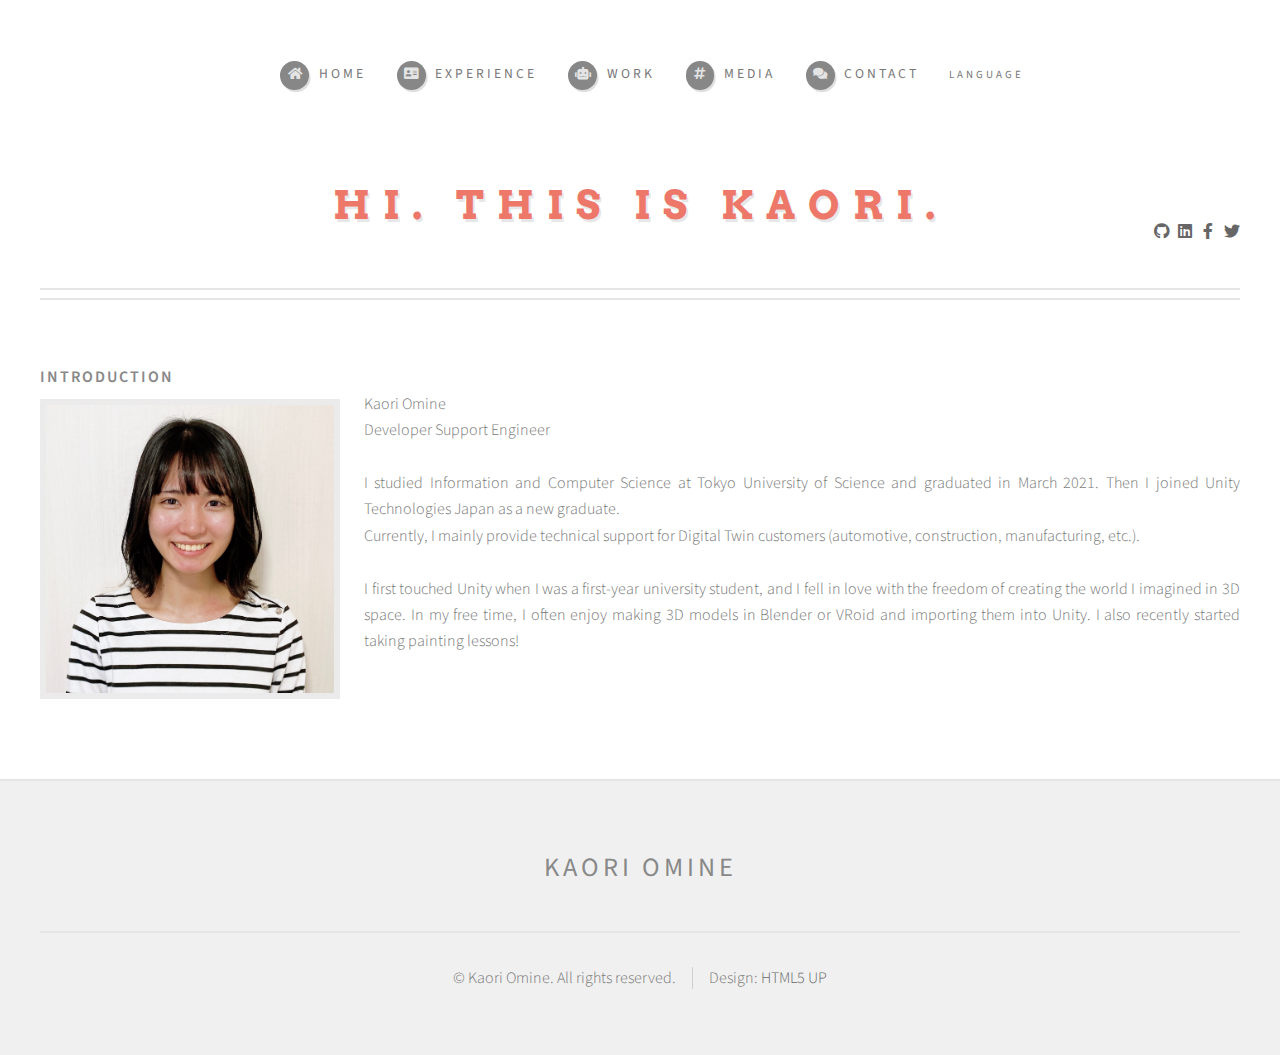
<file: EN/index.html>
<!DOCTYPE HTML>
<!--
	Strongly Typed by HTML5 UP
	html5up.net | @ajlkn
	Free for personal and commercial use under the CCA 3.0 license (html5up.net/license)
-->
<html xmlns:nav="http://www.w3.org/1999/html">
	<head>
		<title>Kaori Omine | Home</title>
		<meta charset="utf-8" />
		<meta name="viewport" content="width=device-width, initial-scale=1, user-scalable=no" />
		<link rel="stylesheet" href="../assets/css/main.css" />
	</head>
	<body class="homepage is-preload">
		<div id="page-wrapper">

			<!-- Header -->
				<section id="header">
					<div class="container">
						<!-- Logo -->
						<h1 id="logo"><a href="index.html">Hi. This is Kaori.</a></h1>
						<!-- Nav -->
						<nav id="nav">
							<ul>
								<li><a class="icon solid fa-home" href="index.html"><span>Home</span></a></li>
								<li><a class="icon solid fa-address-card" href="experience.html"><span>Experience</span></a></li>
								<li>
									<a href="#" class="icon solid fa-robot"><span>Work</span></a>
									<ul>
										<li><a href="unity.html">Unity</a></li>
										<li><a href="c.html">C/C++</a></li>
									</ul>
								</li>
								<li><a class="icon solid fa-hashtag" href="media.html"><span>Media</span></a></li>
								<li><a class="icon solid fa-comments" href="contact.html"><span>Contact</span></a></li>
								<li class="language-selection">
									<a href="#"><span>Language</span></a>
									<ul>
										<li><a class="language-selection" href="../index.html">日本語</a></li>
										<li><a class="language-selection" href="index.html">English</a></li>
									</ul>
								</li>
							</ul>
						</nav>
						<div>
							<ul class="icons">
								<li><a class="icon brands fa-github" href="https://github.com/OmineKaori"></a></li>
								<li><a class="icon brands fa-linkedin" href="https://www.linkedin.com/in/kaori-omine-675a681ab/"></a></li>
								<li><a class="icon brands fa-facebook-f" href="https://www.facebook.com/profile.php?id=100024566060067"></a></li>
								<li><a class="icon brands fa-twitter" href="https://twitter.com/mineminemineman"></a></li>
							</ul>
						</div>
					</div>
				</section>


				<!-- Main -->
				<section id="main">
					<div class="container">
						<div class="divided">
							<!-- Highlight -->
							<article class="box highlight">
								<header>
									<article class="box excerpt">
										<h3>Introduction</h3>
									</article>
								</header>
								<img class="image left" src="../images/kaori.jpg" style="width: 300px;">
								<p>
									Kaori Omine<br>
									Developer Support Engineer<br><br>
									I studied Information and Computer Science at Tokyo University of Science and graduated in March 2021.
									Then I joined Unity Technologies Japan as a new graduate.</br>
									Currently, I mainly provide technical support for Digital Twin customers (automotive, construction, manufacturing, etc.).</br><br>

									I first touched Unity when I was a first-year university student, and I fell in love with the freedom of creating the world I imagined in 3D space.
									In my free time, I often enjoy making 3D models in Blender or VRoid and importing them into Unity. I also recently started taking painting lessons!
								</p>
								<ul class="actions">
								</ul>
							</article>
						</div>
					</div>
				</section>

			<!-- Footer -->
				<section id="footer">
					<div class="container">
						<header>
							<h2>Kaori Omine</h2>
						</header>
					</div>
					<div id="copyright" class="container">
						<ul class="links">
							<li>&copy; Kaori Omine. All rights reserved.</li><li>Design: <a href="http://html5up.net">HTML5 UP</a></li>
						</ul>
					</div>
				</section>

		</div>

		<!-- Scripts -->
			<script src="../assets/js/jquery.min.js"></script>
			<script src="../assets/js/jquery.dropotron.min.js"></script>
			<script src="../assets/js/browser.min.js"></script>
			<script src="../assets/js/breakpoints.min.js"></script>
			<script src="../assets/js/util.js"></script>
			<script src="../assets/js/main.js"></script>

	</body>
</html>
</file>
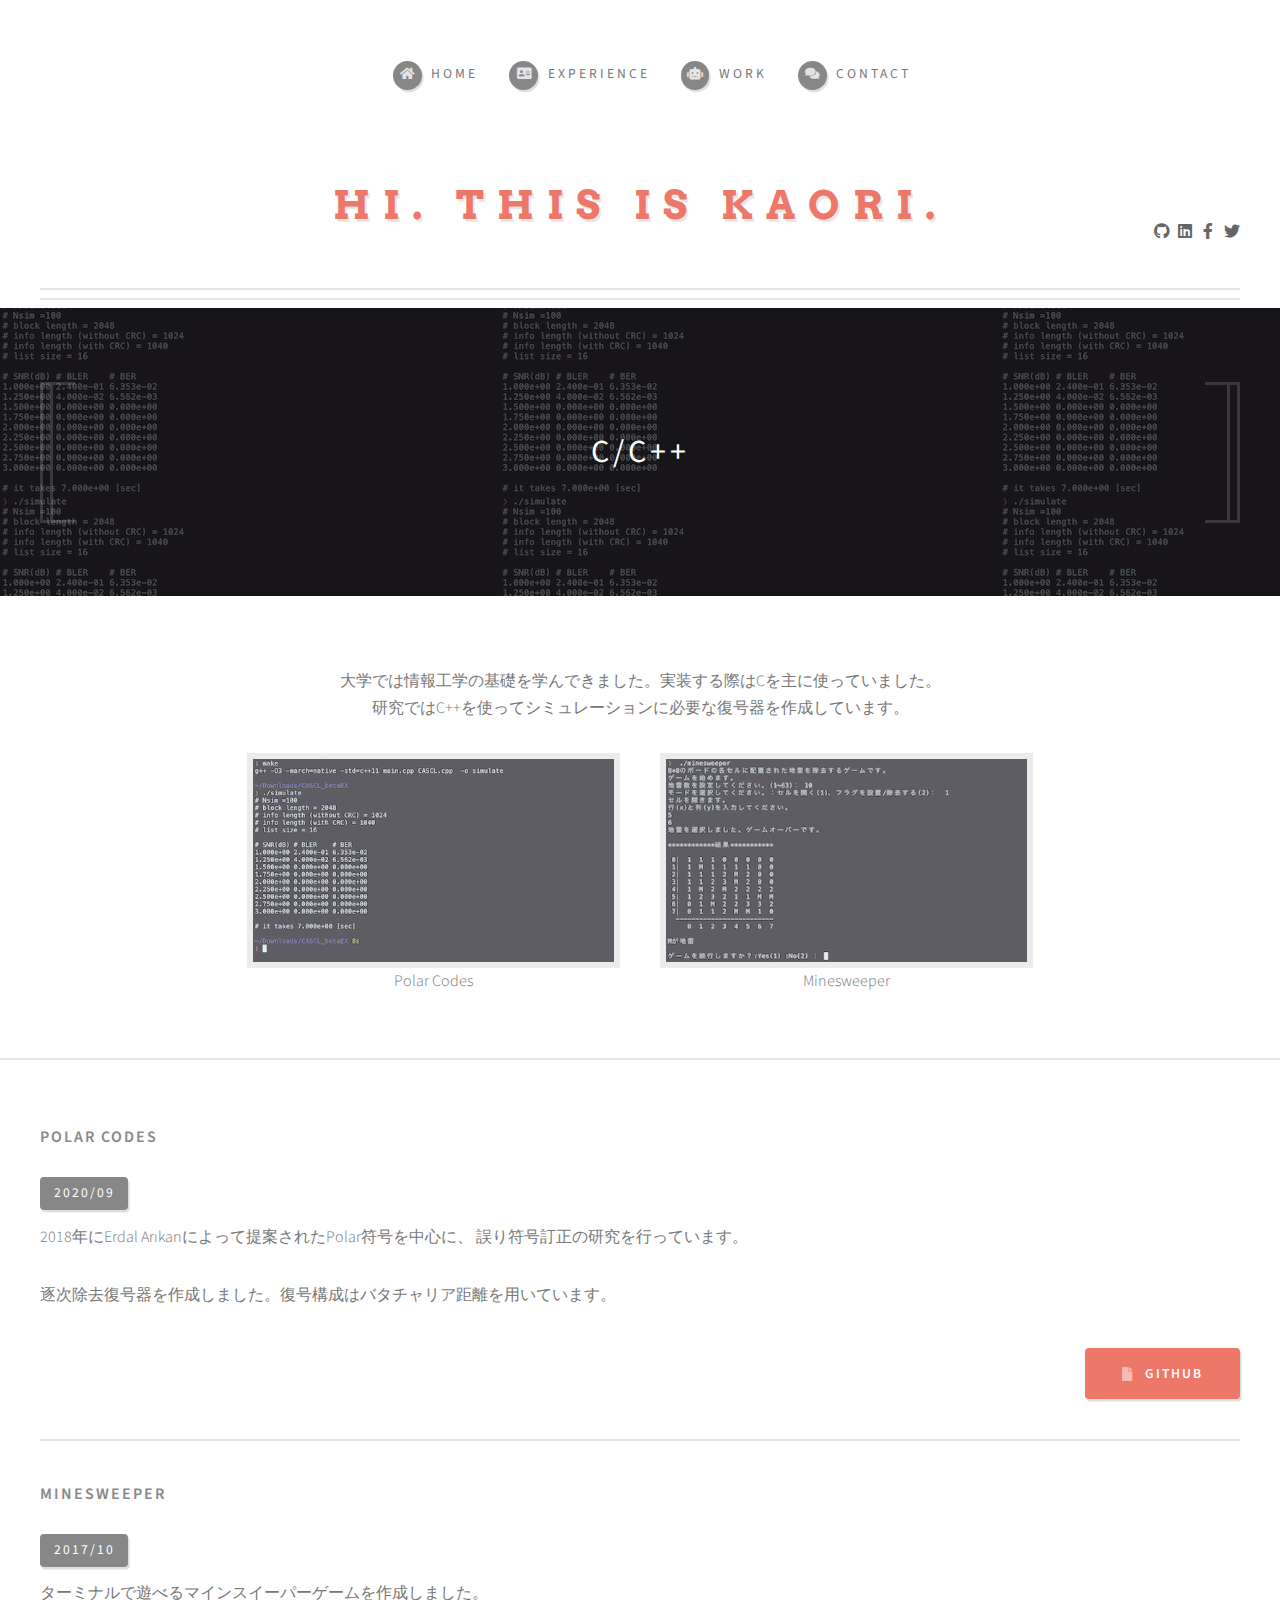
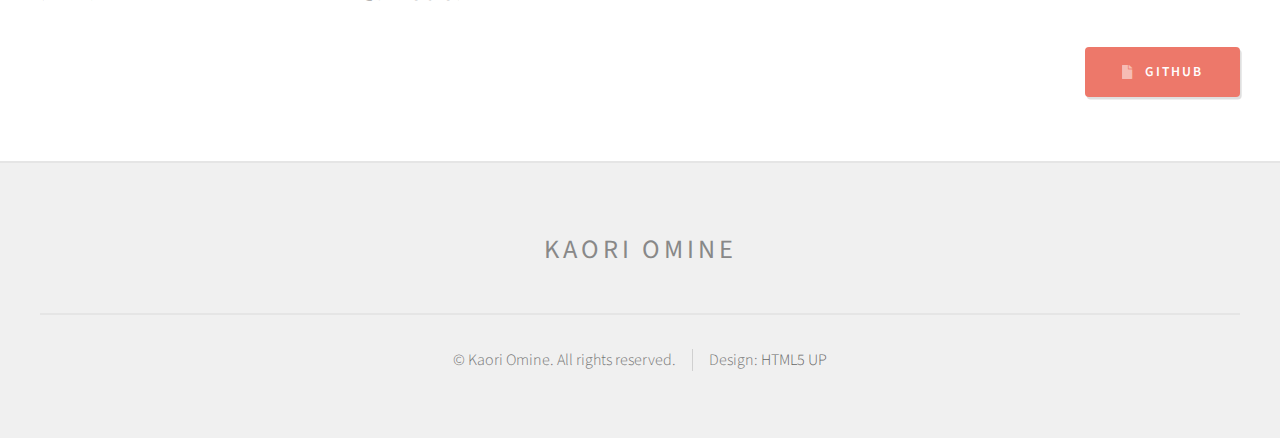
<file: c.html>
<!DOCTYPE HTML>
<!--
	Strongly Typed by HTML5 UP
	html5up.net | @ajlkn
	Free for personal and commercial use under the CCA 3.0 license (html5up.net/license)
-->
<html>
	<head>
		<title>Kaori Omine | Work | C/C++</title>
		<meta charset="utf-8" />
		<meta name="viewport" content="width=device-width, initial-scale=1, user-scalable=no" />
		<link rel="stylesheet" href="assets/css/main.css" />
	</head>
	<body class="no-sidebar is-preload">
		<div id="page-wrapper">

			<!-- Header -->
				<section id="header">
					<div class="container">

						<!-- Logo -->
						<h1 id="logo"><a href="index.html">Hi. This is Kaori.</a></h1>

						<!-- Nav -->
						<nav id="nav">
							<ul>
								<li><a class="icon solid fa-home" href="index.html"><span>Home</span></a></li>
								<li><a class="icon solid fa-address-card" href="experience.html"><span>Experience</span></a></li>
								<li>
									<a href="#" class="icon solid fa-robot"><span>Work</span></a>
									<ul>
										<li><a href="unity.html">Unity</a></li>
										<li><a href="c.html">C/C++</a></li>
									</ul>
								</li>
								<li><a class="icon solid fa-comments" href="contact.html"><span>Contact</span></a></li>
							</ul>
						</nav>

						<div>
							<ul class="icons">
								<li><a class="icon brands fa-github" href="https://github.com/OmineKaori"></a></li>
								<li><a class="icon brands fa-linkedin" href="https://www.linkedin.com/in/kaori-omine-675a681ab/"></a></li>
								<li><a class="icon brands fa-facebook-f" href="https://www.facebook.com/profile.php?id=100024566060067"></a></li>
								<li><a class="icon brands fa-twitter" href="https://twitter.com/mineminemineman"></a></li>
							</ul>
						</div>
					</div>
				</section>


			<!-- Banner -->
			<section id="banner" class="c">
				<div class="container">
					<p>C/C++</p>
				</div>
			</section>

			<!-- Features -->
			<section id="features">
				<div class="container">
					<header>
						<p>
              大学では情報工学の基礎を学んできました。実装する際はCを主に使っていました。<br>
							研究ではC++を使ってシミュレーションに必要な復号器を作成しています。
						</p>
					</header>

					<div class="row aln-center">
						<div class="col-4 col-6-medium col-12-small">

							<!-- Feature -->
							<section>
								<a href="#polar_codes" class="image featured"><img src="images/c1.png" alt="" /></a>
								<p>Polar Codes</p>
							</section>

						</div>
						<div class="col-4 col-6-medium col-12-small">

							<!-- Feature -->
							<section>
								<a href="#minesweeper" class="image featured"><img src="images/c2.png" alt="" /></a>
								<p>Minesweeper</p>
							</section>

						</div>
					</div>
				</div>
			</section>

			<!-- Main -->
			<section id="main">
				<div class="container">
						<div id="content">
							<!-- Post -->
							<article class="box post">
								<section>
									<ul class="divided">
										<li id="polar_codes">
											<!-- Highlight -->
											<article class="box highlight">
												<header>
													<article class="box excerpt">
														<h3>Polar Codes</h3>
                            <br>
														<span class="date">2020/09</span>
													</article>
												</header>
                        <a href=""></a>
												<p>2018年にErdal Arıkanによって提案されたPolar符号を中心に、 誤り符号訂正の研究を行っています。</p>
												<p>逐次除去復号器を作成しました。復号構成はバタチャリア距離を用いています。</p>
												<ul class="actions">
												</ul>
												<div style="text-align: right;">
													<a href="https://github.com/OmineKaori/polar_codes" class="button icon solid fa-file">Github</a>
												</div>
											</article>
										</li>

										<li id="minesweeper">
											<!-- Highlight -->
											<article class="box highlight">
												<header>
													<article class="box excerpt">
														<h3>Minesweeper</h3>
														<br>
														<span class="date">2017/10</span>
													</article>
												</header>
												<p>ターミナルで遊べるマインスイーパーゲームを作成しました。</p>
												<ul class="actions">
												</ul>
												<div style="text-align: right;">
													<a href="https://github.com/OmineKaori/minesweeper" class="button icon solid fa-file">Github</a>
												</div>
											</article>
										</li>
									</ul>
								</section>
							</article>
						</div>
					</div>
				</section>

			<!-- Footer -->
			<section id="footer">
				<div class="container">
					<header>
						<h2>Kaori Omine</h2>
					</header>
				</div>
				<div id="copyright" class="container">
					<ul class="links">
						<li>&copy; Kaori Omine. All rights reserved.</li><li>Design: <a href="http://html5up.net">HTML5 UP</a></li>
					</ul>
				</div>
			</section>

		</div>

		<!-- Scripts -->
			<script src="assets/js/jquery.min.js"></script>
			<script src="assets/js/jquery.dropotron.min.js"></script>
			<script src="assets/js/browser.min.js"></script>
			<script src="assets/js/breakpoints.min.js"></script>
			<script src="assets/js/util.js"></script>
			<script src="assets/js/main.js"></script>

	</body>
</html>
</file>
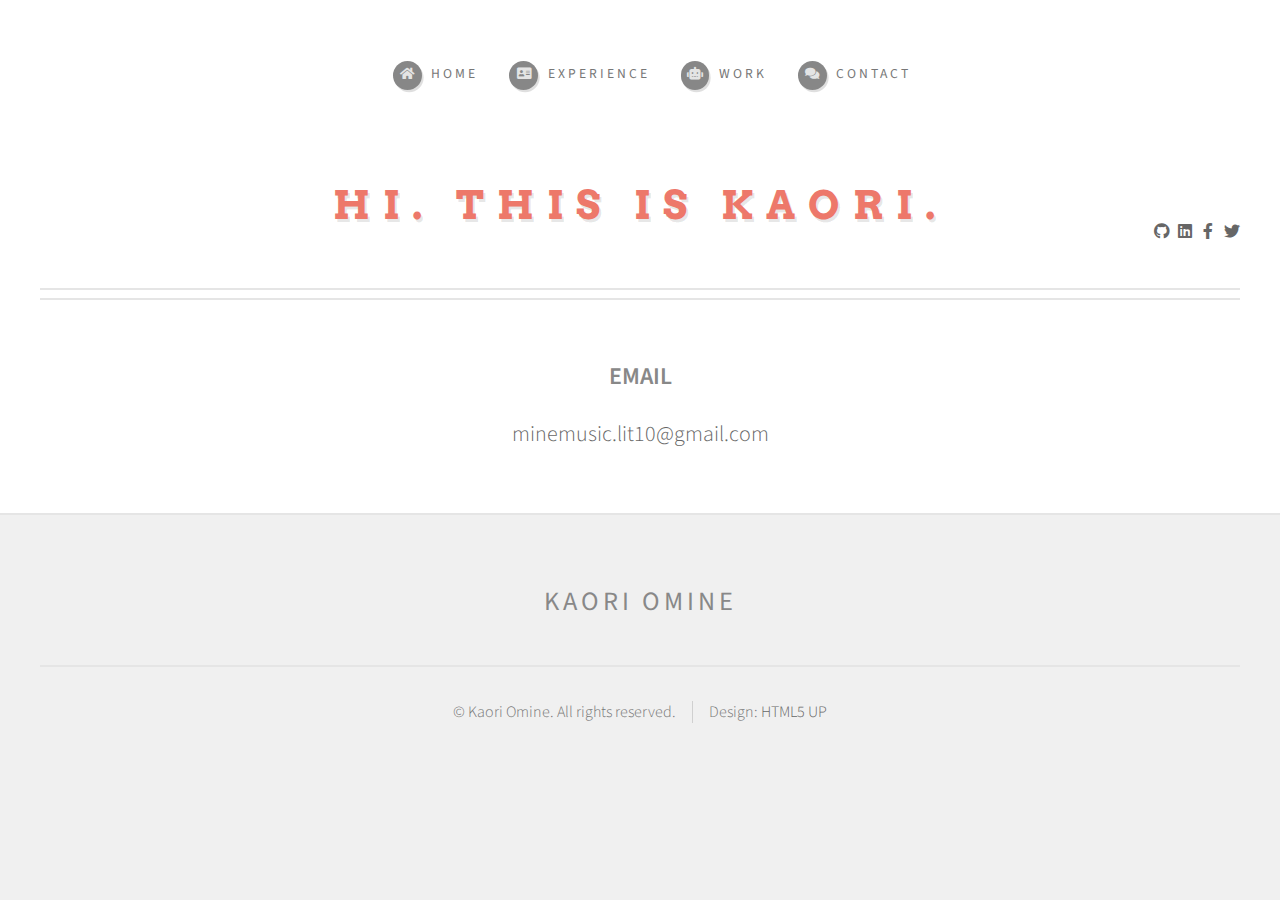
<file: contact.html>
<!DOCTYPE HTML>
<!--
	Strongly Typed by HTML5 UP
	html5up.net | @ajlkn
	Free for personal and commercial use under the CCA 3.0 license (html5up.net/license)
-->
<html>
	<head>
		<title>Kaori Omine | Contact</title>
		<meta charset="utf-8" />
		<meta name="viewport" content="width=device-width, initial-scale=1, user-scalable=no" />
		<link rel="stylesheet" href="assets/css/main.css" />
	</head>
	<body class="no-sidebar is-preload">
		<div id="page-wrapper">

			<!-- Header -->
				<section id="header">
					<div class="container">

						<!-- Logo -->
						<h1 id="logo"><a href="index.html">Hi. This is Kaori.</a></h1>

						<!-- Nav -->
						<nav id="nav">
							<ul>
								<li><a class="icon solid fa-home" href="index.html"><span>Home</span></a></li>
								<li><a class="icon solid fa-address-card" href="experience.html"><span>Experience</span></a></li>
								<li>
									<a href="#" class="icon solid fa-robot"><span>Work</span></a>
									<ul>
										<li><a href="unity.html">Unity</a></li>
										<li><a href="c.html">C/C++</a></li>
									</ul>
								</li>
								<li><a class="icon solid fa-comments" href="contact.html"><span>Contact</span></a></li>
							</ul>
						</nav>

						<div>
							<ul class="icons">
								<li><a class="icon brands fa-github" href="https://github.com/OmineKaori"></a></li>
								<li><a class="icon brands fa-linkedin" href="https://www.linkedin.com/in/kaori-omine-675a681ab/"></a></li>
								<li><a class="icon brands fa-facebook-f" href="https://www.facebook.com/profile.php?id=100024566060067"></a></li>
								<li><a class="icon brands fa-twitter" href="https://twitter.com/mineminemineman"></a></li>
							</ul>
						</div>
					</div>
				</section>

			<!-- Main -->
				<section id="main">
					<div class="container">
						<div id="content">

							<!-- Post -->
								<article class="box post" style="text-align: center">
                  <h1 style="font-size: 24px; margin: 0 0 1.25em 0;">Email</h1>
									<address>
										<a style="font-size: 22px;" href="mailto:minemusic.lit10@gmail.com">minemusic.lit10@gmail.com</a>
									</address>
								</article>

						</div>
					</div>
				</section>

			<!-- Footer -->
			<section id="footer">
				<div class="container">
					<header>
						<h2>Kaori Omine</h2>
					</header>
				</div>
				<div id="copyright" class="container">
					<ul class="links">
						<li>&copy; Kaori Omine. All rights reserved.</li><li>Design: <a href="http://html5up.net">HTML5 UP</a></li>
					</ul>
				</div>
			</section>

		</div>

		<!-- Scripts -->
			<script src="assets/js/jquery.min.js"></script>
			<script src="assets/js/jquery.dropotron.min.js"></script>
			<script src="assets/js/browser.min.js"></script>
			<script src="assets/js/breakpoints.min.js"></script>
			<script src="assets/js/util.js"></script>
			<script src="assets/js/main.js"></script>

	</body>
</html>
</file>
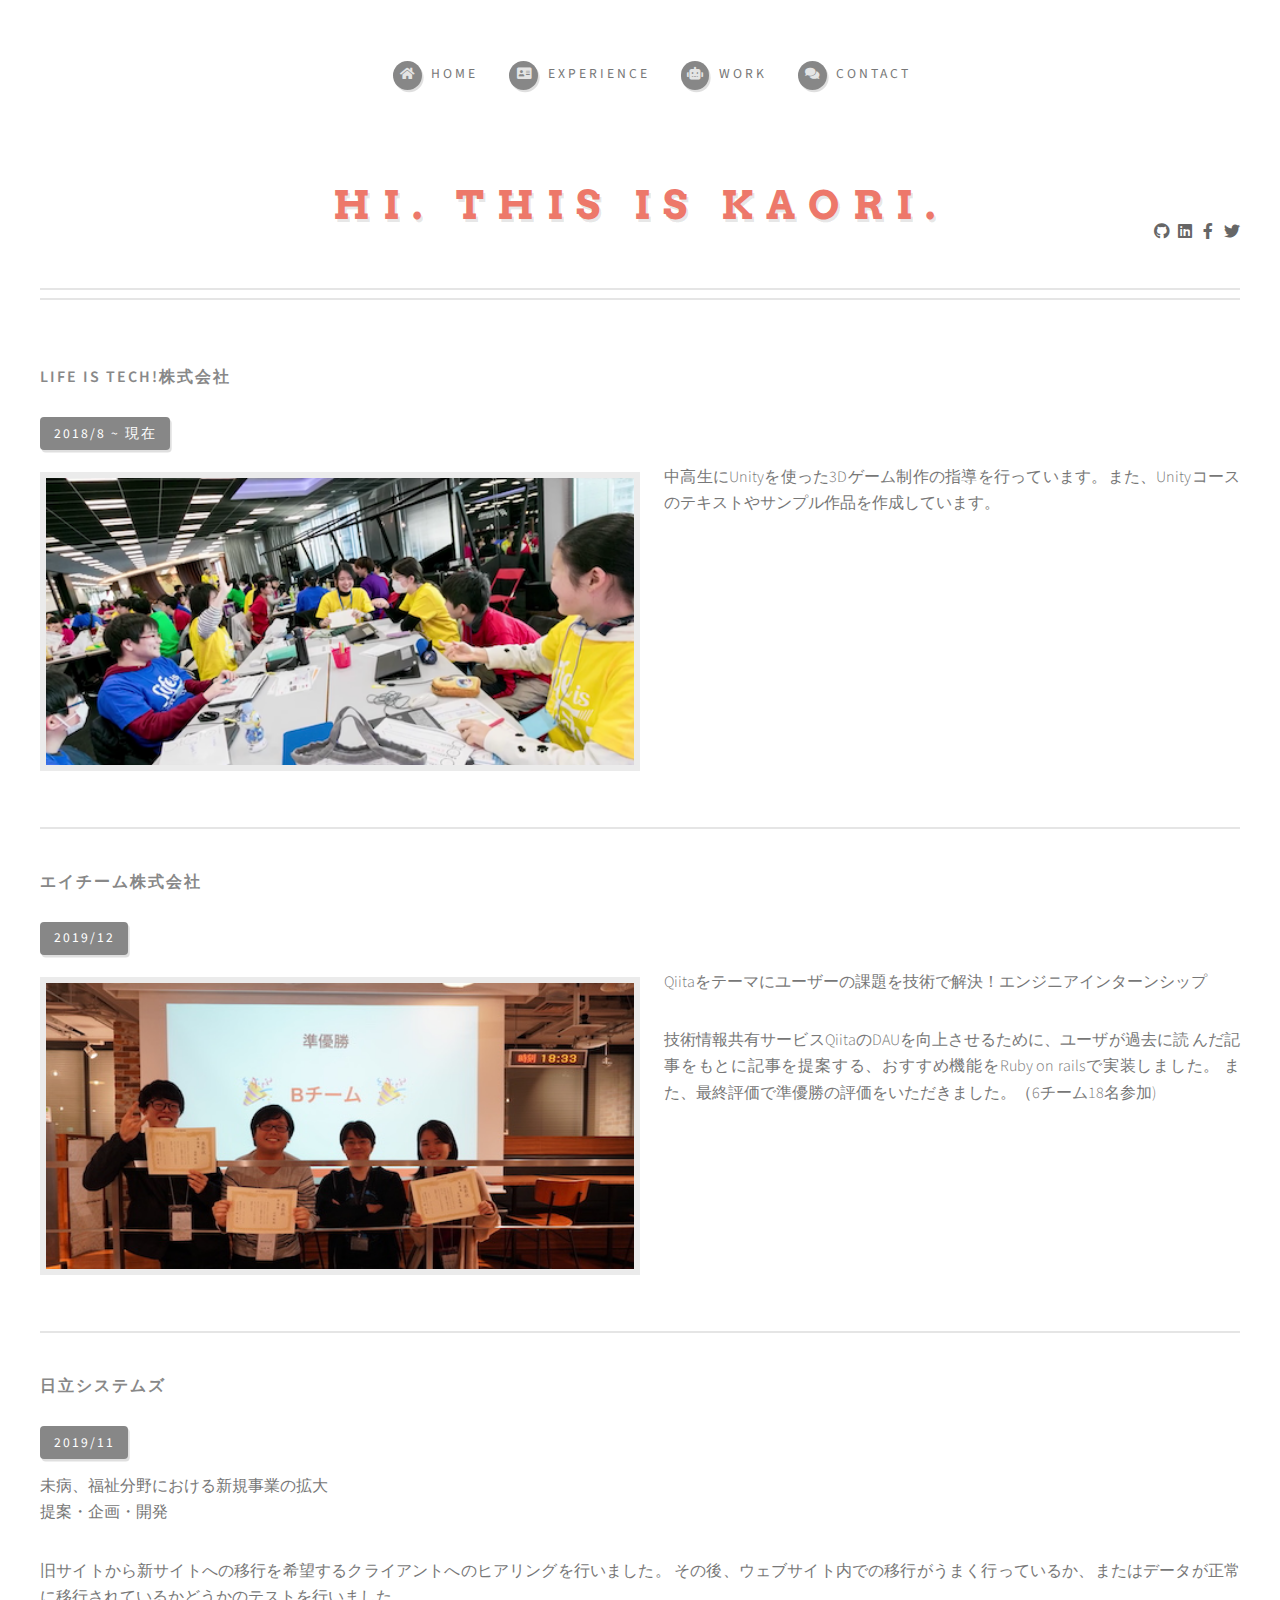
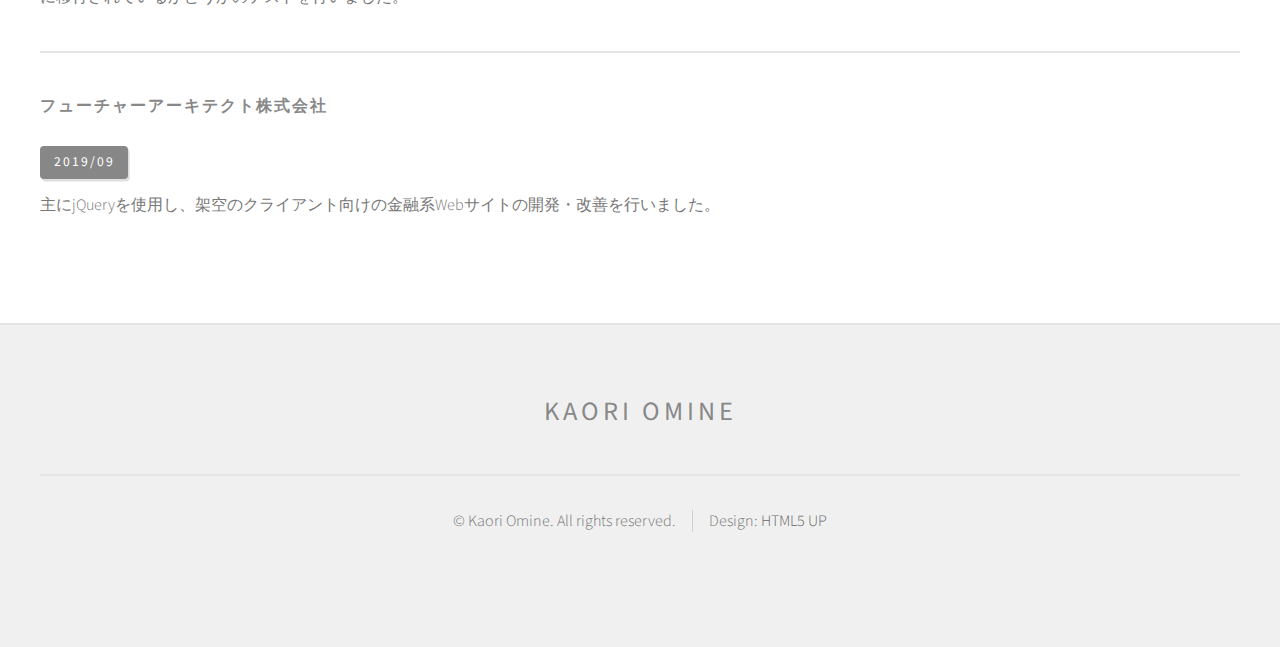
<file: experience.html>
<!DOCTYPE HTML>
<!--
	Strongly Typed by HTML5 UP
	html5up.net | @ajlkn
	Free for personal and commercial use under the CCA 3.0 license (html5up.net/license)
-->
<html>
	<head>
		<title>Kaori Omine | Experience</title>
		<meta charset="utf-8" />
		<meta name="viewport" content="width=device-width, initial-scale=1, user-scalable=no" />
		<link rel="stylesheet" href="assets/css/main.css" />
	</head>
	<body class="no-sidebar is-preload">
		<div id="page-wrapper">

			<!-- Header -->
				<section id="header">
					<div class="container">

						<!-- Logo -->
						<h1 id="logo"><a href="index.html">Hi. This is Kaori.</a></h1>

						<!-- Nav -->
						<nav id="nav">
							<ul>
								<li><a class="icon solid fa-home" href="index.html"><span>Home</span></a></li>
								<li><a class="icon solid fa-address-card" href="experience.html"><span>Experience</span></a></li>
								<li>
									<a href="#" class="icon solid fa-robot"><span>Work</span></a>
									<ul>
										<li><a href="unity.html">Unity</a></li>
										<li><a href="c.html">C/C++</a></li>
									</ul>
								</li>
								<li><a class="icon solid fa-comments" href="contact.html"><span>Contact</span></a></li>
							</ul>
						</nav>

						<div>
							<ul class="icons">
								<li><a class="icon brands fa-github" href="https://github.com/OmineKaori"></a></li>
								<li><a class="icon brands fa-linkedin" href="https://www.linkedin.com/in/kaori-omine-675a681ab/"></a></li>
								<li><a class="icon brands fa-facebook-f" href="https://www.facebook.com/profile.php?id=100024566060067"></a></li>
								<li><a class="icon brands fa-twitter" href="https://twitter.com/mineminemineman"></a></li>
							</ul>
						</div>
					</div>
				</section>

			<!-- Main -->
				<section id="main">
					<div class="container">
						<!-- Highlights -->
						<section>
							<ul class="divided">
								<li>
									<!-- Highlight -->
									<article class="box highlight">
										<header>
											<article class="box excerpt">
												<h3>Life is Tech!株式会社</h3>
                        <br>
												<span class="date">2018/8 ~ 現在</span>
											</article>
										</header>
										<img class="image left" src="images/lit.png">
										<p>中高生にUnityを使った3Dゲーム制作の指導を行っています。また、Unityコースのテキストやサンプル作品を作成しています。</p>
										<ul class="actions">
										</ul>
									</article>

								</li>
								<li>
									<!-- Highlight -->
									<article class="box highlight">
										<header>
											<article class="box excerpt">
												<h3>エイチーム株式会社</h3>
                        <br>
												<span class="date">2019/12</span>
											</article>
										</header>
										<img class="image left" src="images/ateam.png">
										<p>Qiitaをテーマにユーザーの課題を技術で解決！エンジニアインターンシップ</p>
										<p>技術情報共有サービスQiitaのDAUを向上させるために、ユーザが過去に読
											んだ記事をもとに記事を提案する、おすすめ機能をRuby on railsで実装しました。
											また、最終評価で準優勝の評価をいただきました。（6チーム18名参加)</p>
										<ul class="actions">
										</ul>
									</article>
								</li>
								<li>
									<!-- Highlight -->
									<article class="box highlight">
										<header>
											<article class="box excerpt">
												<h3>日立システムズ</h3>
                        <br>
												<span class="date">2019/11</span>
											</article>
										</header>
										<p>未病、福祉分野における新規事業の拡大<br>提案・企画・開発</p>
										<p>旧サイトから新サイトへの移行を希望するクライアントへのヒアリングを行いました。
											その後、ウェブサイト内での移行がうまく行っているか、またはデータが正常に移行されているかどうかのテストを行いました。</p>
										<ul class="actions">
										</ul>
									</article>
								</li>
								<li>
									<!-- Highlight -->
									<article class="box highlight">
										<header>
											<article class="box excerpt">
												<h3>フューチャーアーキテクト株式会社</h3>
                        <br>
												<span class="date">2019/09</span>
											</article>
										</header>
										<p>主にjQueryを使用し、架空のクライアント向けの金融系Webサイトの開発・改善を行いました。</p>
										<ul class="actions">
										</ul>
									</article>
								</li>
							</ul>
						</section>
					</div>
				</section>

		</div>

		<!-- Footer -->
		<section id="footer">
			<div class="container">
				<header>
					<h2>Kaori Omine</h2>
				</header>
			</div>
			<div id="copyright" class="container">
				<ul class="links">
					<li>&copy; Kaori Omine. All rights reserved.</li><li>Design: <a href="http://html5up.net">HTML5 UP</a></li>
				</ul>
			</div>
		</section>

		</div>

		<!-- Scripts -->
			<script src="assets/js/jquery.min.js"></script>
			<script src="assets/js/jquery.dropotron.min.js"></script>
			<script src="assets/js/browser.min.js"></script>
			<script src="assets/js/breakpoints.min.js"></script>
			<script src="assets/js/util.js"></script>
			<script src="assets/js/main.js"></script>

	</body>
</html>
</file>
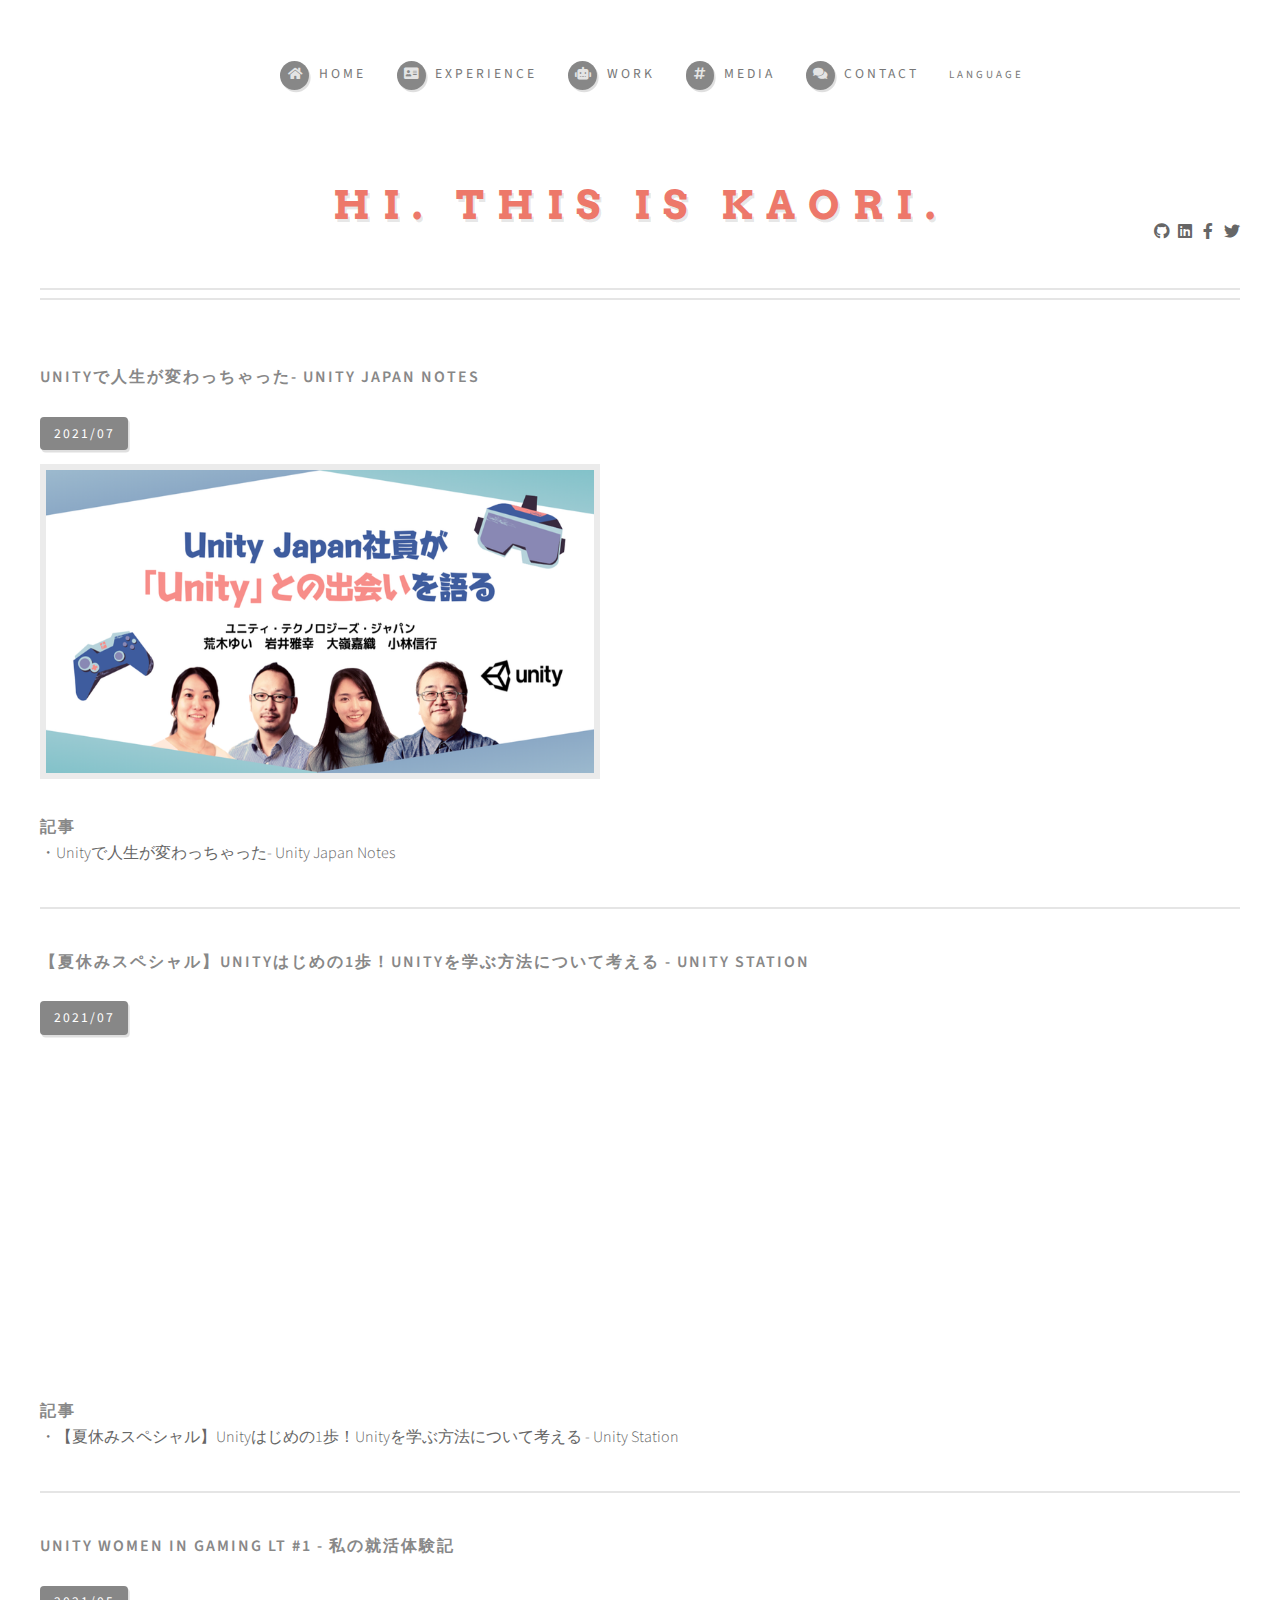
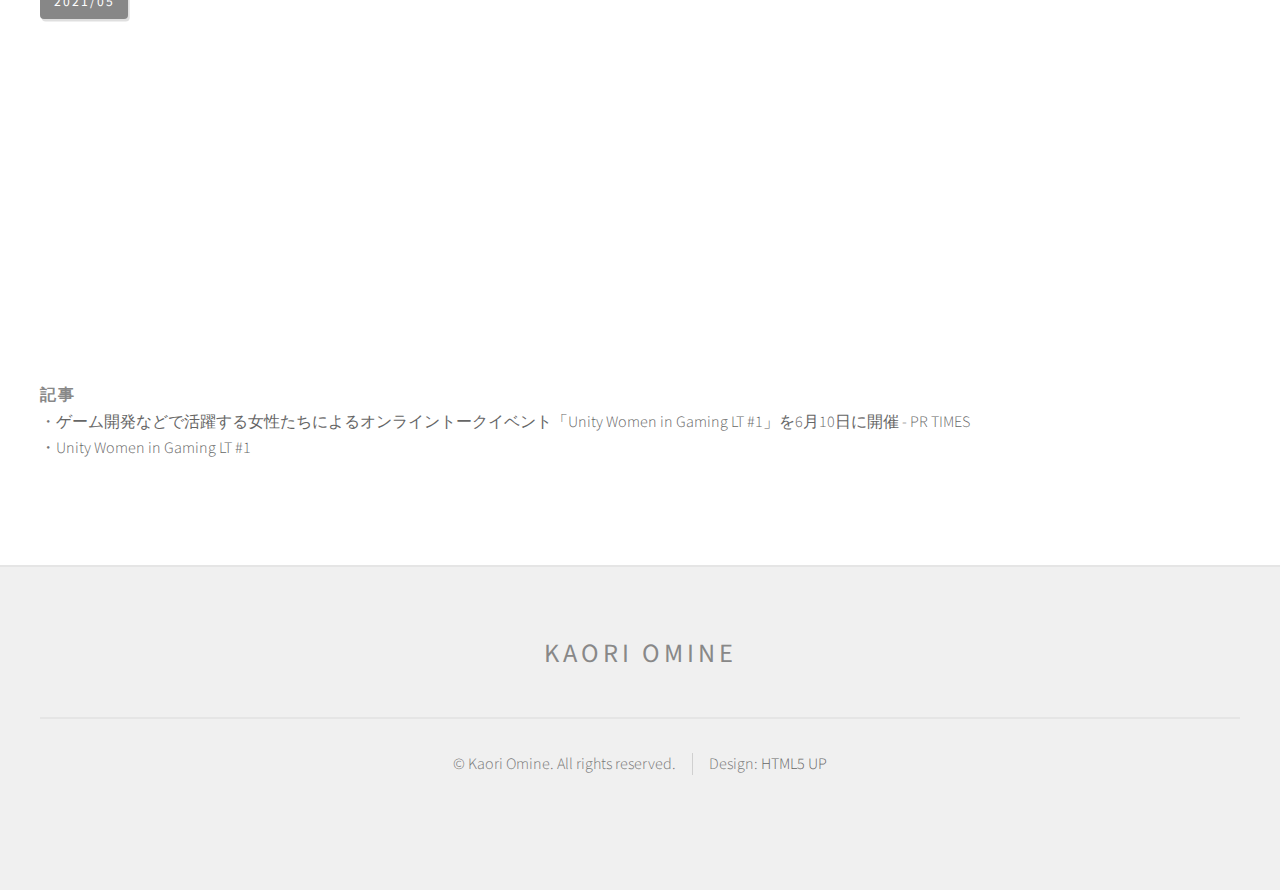
<file: media.html>
<!DOCTYPE HTML>
<!--
	Strongly Typed by HTML5 UP
	html5up.net | @ajlkn
	Free for personal and commercial use under the CCA 3.0 license (html5up.net/license)
-->
<html>
	<head>
		<title>Kaori Omine | Media</title>
		<meta charset="utf-8" />
		<meta name="viewport" content="width=device-width, initial-scale=1, user-scalable=no" />
		<link rel="stylesheet" href="assets/css/main.css" />
	</head>
	<body class="no-sidebar is-preload">
		<div id="page-wrapper">

			<!-- Header -->
				<section id="header">
					<div class="container">
						<!-- Logo -->
						<h1 id="logo"><a href="index.html">Hi. This is Kaori.</a></h1>
						<!-- Nav -->
						<nav id="nav">
							<ul>
								<li><a class="icon solid fa-home" href="index.html"><span>Home</span></a></li>
								<li><a class="icon solid fa-address-card" href="experience.html"><span>Experience</span></a></li>
								<li>
									<a href="#" class="icon solid fa-robot"><span>Work</span></a>
									<ul>
										<li><a href="unity.html">Unity</a></li>
										<li><a href="c.html">C/C++</a></li>
									</ul>
								</li>
								<li><a class="icon solid fa-hashtag" href="media.html"><span>Media</span></a></li>
								<li><a class="icon solid fa-comments" href="contact.html"><span>Contact</span></a></li>
								<li class="language-selection">
									<a href="#"><span>Language</span></a>
									<ul>
										<li><a class="language-selection" href="index.html">日本語</a></li>
										<li><a class="language-selection" href="EN/index.html">English</a></li>
									</ul>
								</li>
							</ul>
						</nav>
						<div>
							<ul class="icons">
								<li><a class="icon brands fa-github" href="https://github.com/OmineKaori"></a></li>
								<li><a class="icon brands fa-linkedin" href="https://www.linkedin.com/in/kaori-omine-675a681ab/"></a></li>
								<li><a class="icon brands fa-facebook-f" href="https://www.facebook.com/profile.php?id=100024566060067"></a></li>
								<li><a class="icon brands fa-twitter" href="https://twitter.com/mineminemineman"></a></li>
							</ul>
						</div>
					</div>
				</section>


			<!-- Main -->
				<section id="main">
					<div class="container">
						<!-- Highlights -->
						<section>
							<ul class="divided">
                <li>
                  <!-- Highlight -->
                  <article class="box highlight">
                    <header>
                      <article class="box excerpt">
                        <h3>Unityで人生が変わっちゃった- Unity Japan Notes</h3>
                        <br>
                        <span class="date">2021/07</span>
                      </article>
                    </header>
										<img width="560" height="315" class="image" src="images/notes.png">
                    <br>
                    <br>
                    <h3>記事</h3>
                    ・<a href="https://note.com/unityjapan/n/n55a7fbfcc94d">Unityで人生が変わっちゃった- Unity Japan Notes</a><br>
                    <ul class="actions">
                    </ul>
                  </article>
                </li>

                <li>
                  <!-- Highlight -->
                  <article class="box highlight">
                    <header>
                      <article class="box excerpt">
                        <h3>【夏休みスペシャル】Unityはじめの1歩！Unityを学ぶ方法について考える - Unity Station</h3>
                        <br>
                        <span class="date">2021/07</span>
                      </article>
                    </header>
                    <iframe width="560" height="315" src="https://www.youtube.com/embed/BuNJX78QrhY" title="YouTube video player" frameborder="0" allow="accelerometer; autoplay; clipboard-write; encrypted-media; gyroscope; picture-in-picture" allowfullscreen></iframe>
                    <br>
                    <br>
                    <h3>記事</h3>
                    ・<a href="https://learning.unity3d.jp/7414/">【夏休みスペシャル】Unityはじめの1歩！Unityを学ぶ方法について考える - Unity Station</a><br>
                    <ul class="actions">
                    </ul>
                  </article>
                </li>

								<li>
									<!-- Highlight -->
									<article class="box highlight">
										<header>
											<article class="box excerpt">
												<h3>Unity Women in Gaming LT #1 - 私の就活体験記</h3>
                        <br>
												<span class="date">2021/05</span>
											</article>
										</header>
                    <iframe width="560" height="315" src="https://www.youtube.com/embed/vYgQLCZv_O0" title="YouTube video player" frameborder="0" allow="accelerometer; autoplay; clipboard-write; encrypted-media; gyroscope; picture-in-picture" allowfullscreen></iframe>
                    <br>
                    <br>
                    <h3>記事</h3>
                    ・<a href="https://prtimes.jp/main/html/rd/p/000000177.000016287.html">ゲーム開発などで活躍する女性たちによるオンライントークイベント「Unity Women in Gaming LT #1」を6月10日に開催 - PR TIMES</a><br>
                    ・<a href="https://meetup.unity3d.jp/jp/events/1301">Unity Women in Gaming LT #1</a>
                    <a href=""></a>
										<ul class="actions">
										</ul>
									</article>
								</li>
							</ul>
						</section>
					</div>
				</section>

		</div>

		<!-- Footer -->
		<section id="footer">
			<div class="container">
				<header>
					<h2>Kaori Omine</h2>
				</header>
			</div>
			<div id="copyright" class="container">
				<ul class="links">
					<li>&copy; Kaori Omine. All rights reserved.</li><li>Design: <a href="http://html5up.net">HTML5 UP</a></li>
				</ul>
			</div>
		</section>

		</div>

		<!-- Scripts -->
			<script src="assets/js/jquery.min.js"></script>
			<script src="assets/js/jquery.dropotron.min.js"></script>
			<script src="assets/js/browser.min.js"></script>
			<script src="assets/js/breakpoints.min.js"></script>
			<script src="assets/js/util.js"></script>
			<script src="assets/js/main.js"></script>

	</body>
</html>
</file>
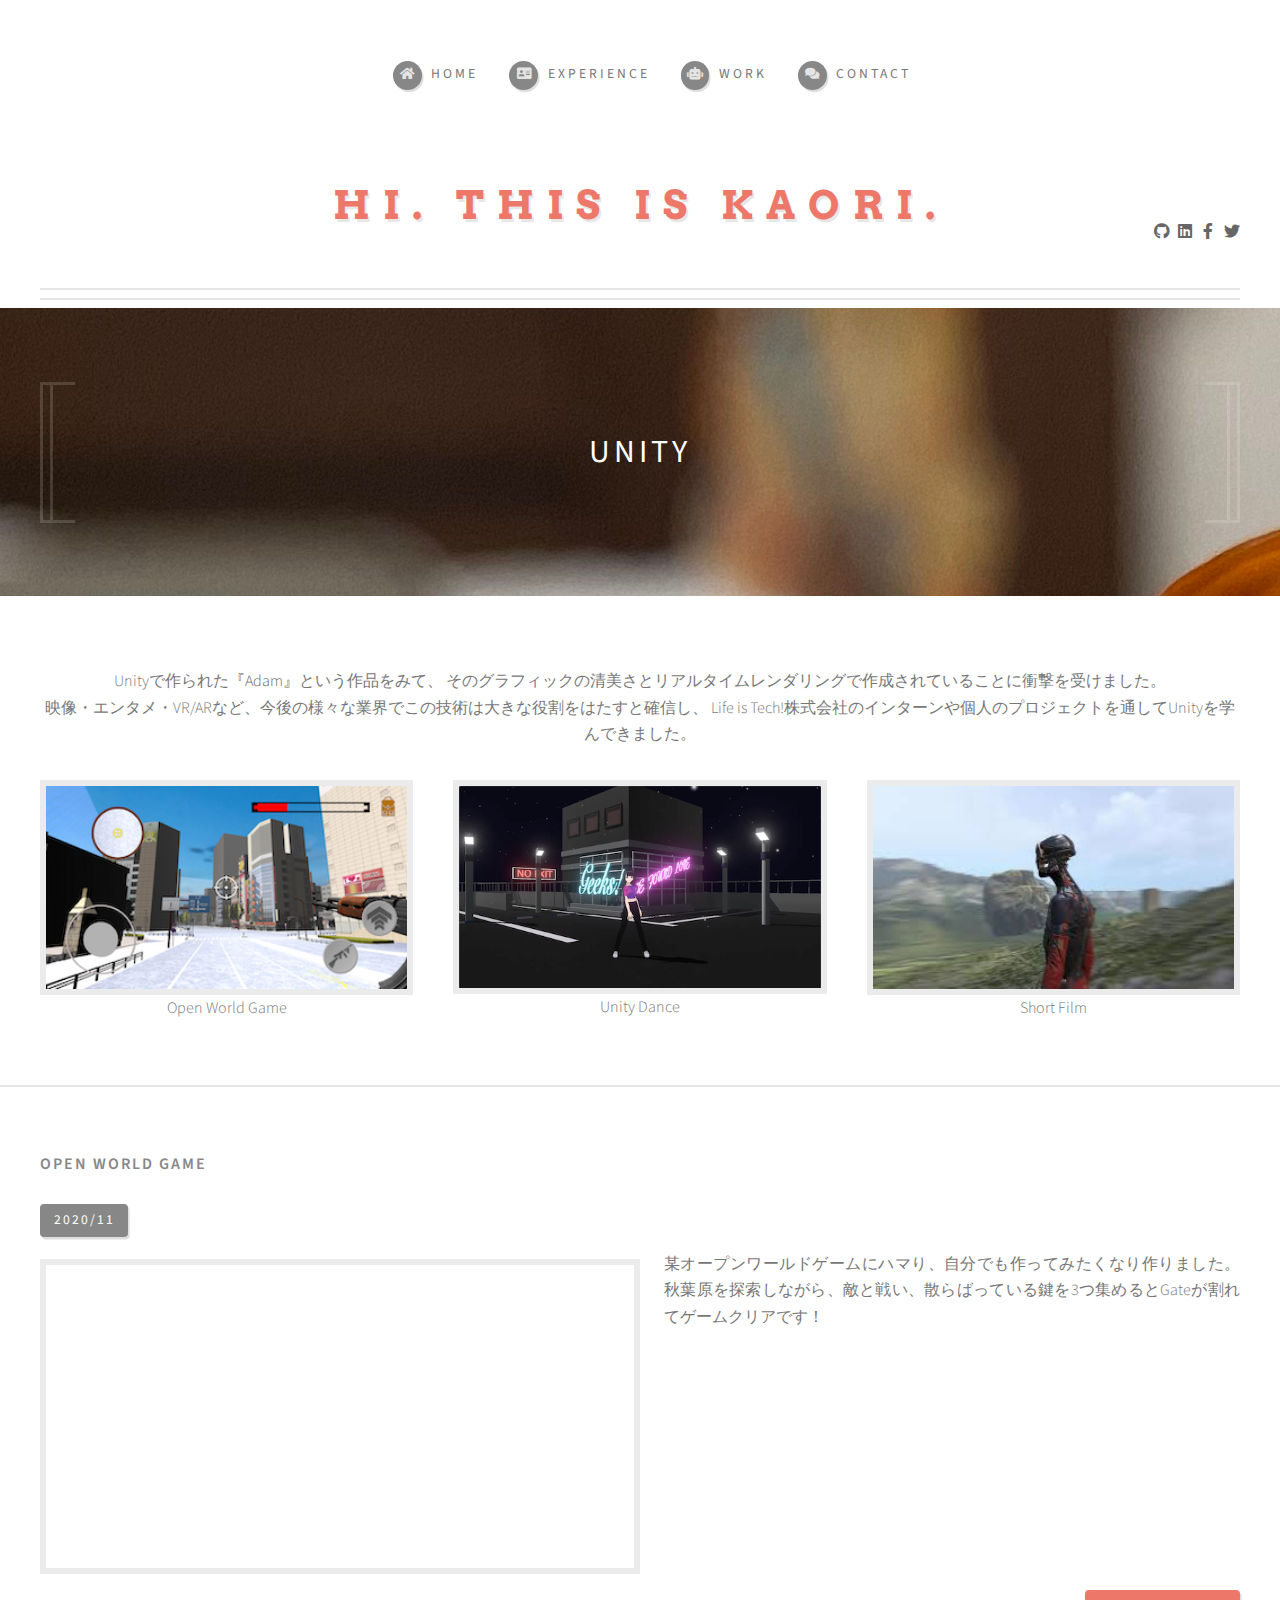
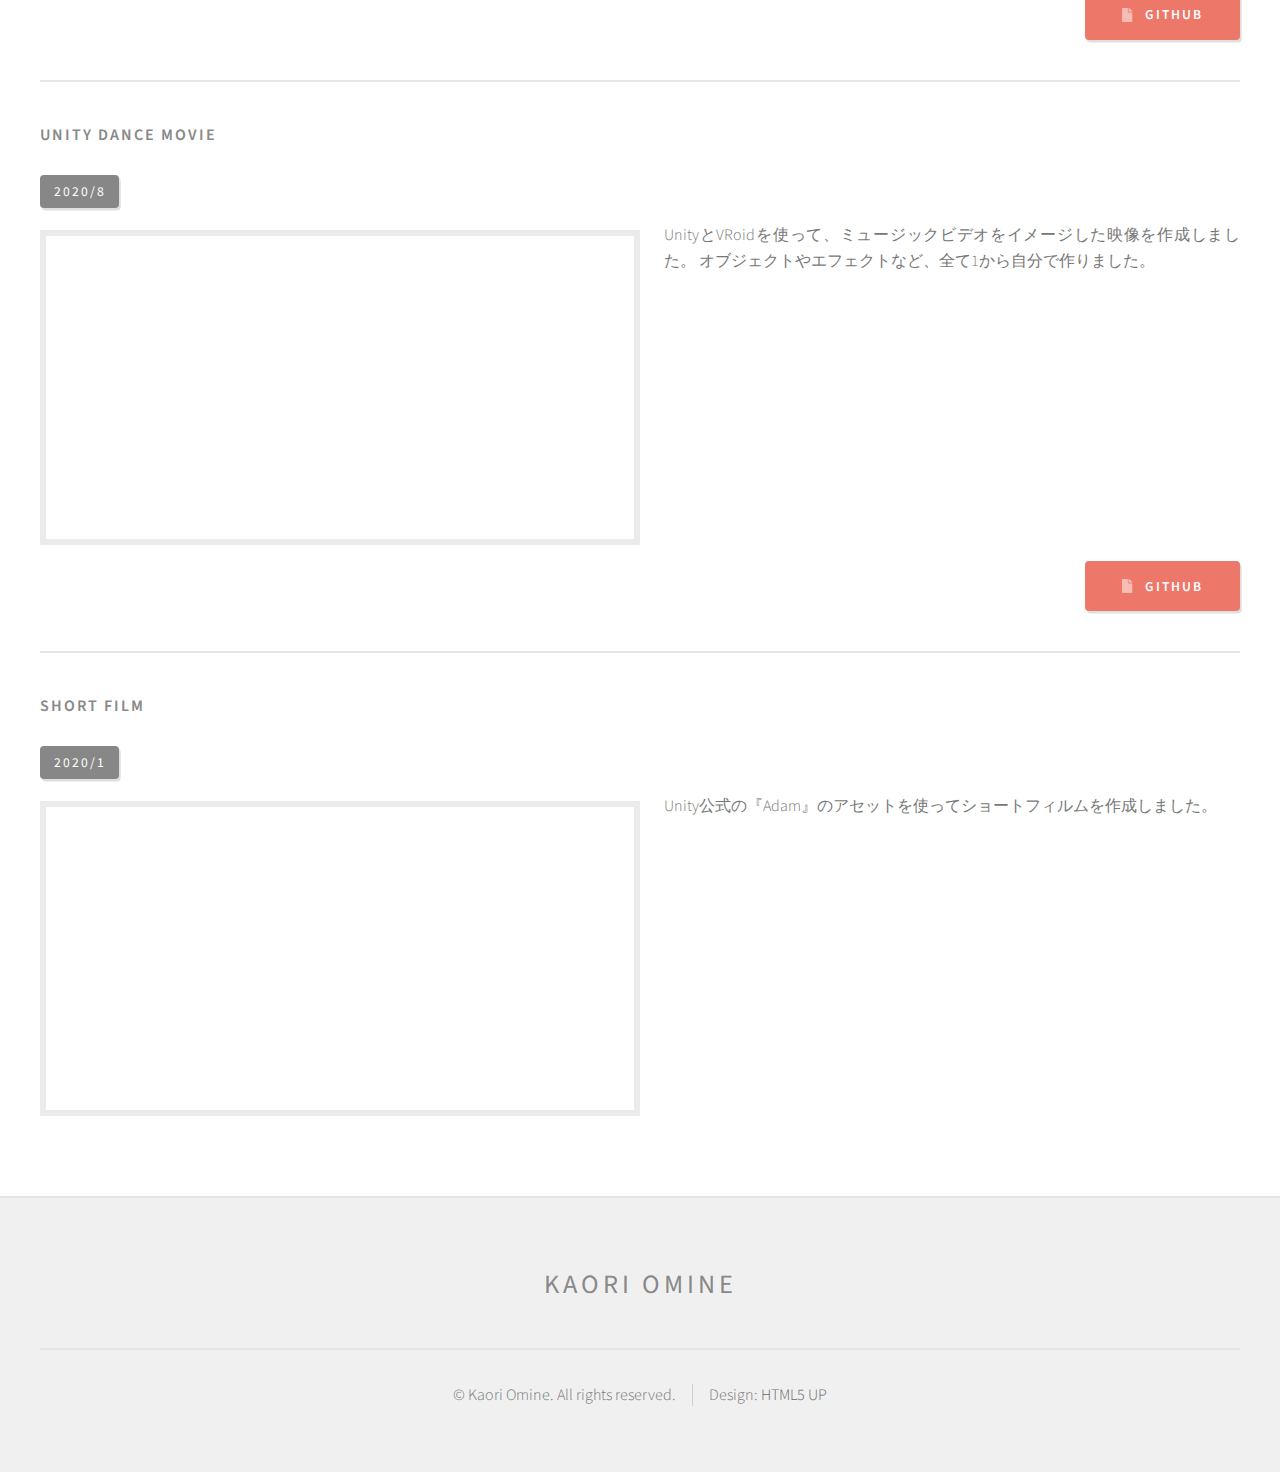
<file: unity.html>
<!DOCTYPE HTML>
<!--
	Strongly Typed by HTML5 UP
	html5up.net | @ajlkn
	Free for personal and commercial use under the CCA 3.0 license (html5up.net/license)
-->
<html>
	<head>
		<title>Kaori Omine | Work | Unity</title>
		<meta charset="utf-8" />
		<meta name="viewport" content="width=device-width, initial-scale=1, user-scalable=no" />
		<link rel="stylesheet" href="assets/css/main.css" />
	</head>
	<body class="no-sidebar is-preload">
		<div id="page-wrapper">

			<!-- Header -->
				<section id="header">
					<div class="container">

						<!-- Logo -->
						<h1 id="logo"><a href="index.html">Hi. This is Kaori.</a></h1>

						<!-- Nav -->
						<nav id="nav">
							<ul>
								<li><a class="icon solid fa-home" href="index.html"><span>Home</span></a></li>
								<li><a class="icon solid fa-address-card" href="experience.html"><span>Experience</span></a></li>
								<li>
									<a href="#" class="icon solid fa-robot"><span>Work</span></a>
									<ul>
										<li><a href="unity.html">Unity</a></li>
										<li><a href="c.html">C/C++</a></li>
									</ul>
								</li>
								<li><a class="icon solid fa-comments" href="contact.html"><span>Contact</span></a></li>
							</ul>
						</nav>

						<div>
							<ul class="icons">
								<li><a class="icon brands fa-github" href="https://github.com/OmineKaori"></a></li>
								<li><a class="icon brands fa-linkedin" href="https://www.linkedin.com/in/kaori-omine-675a681ab/"></a></li>
								<li><a class="icon brands fa-facebook-f" href="https://www.facebook.com/profile.php?id=100024566060067"></a></li>
								<li><a class="icon brands fa-twitter" href="https://twitter.com/mineminemineman"></a></li>
							</ul>
						</div>
					</div>
				</section>


			<!-- Banner -->
			<section id="banner" class="unity">
				<div class="container">
					<p>Unity</p>
				</div>
			</section>

			<!-- Features -->
			<section id="features">
				<div class="container">
					<header>
						<p>
							Unityで作られた<a href="https://unity3d.com/jp/pages/adam">『Adam』</a>という作品をみて、
							そのグラフィックの清美さとリアルタイムレンダリングで作成されていることに衝撃を受けました。<br>
							映像・エンタメ・VR/ARなど、今後の様々な業界でこの技術は大きな役割をはたすと確信し、
							Life is Tech!株式会社のインターンや個人のプロジェクトを通してUnityを学んできました。
						</p>
					</header>

					<div class="row aln-center">
						<div class="col-4 col-6-medium col-12-small">

							<!-- Feature -->
							<section>
								<a href="#unity_game" class="image featured"><img src="images/unity1.png" alt="" /></a>
								<p>Open World Game</p>
							</section>

						</div>
						<div class="col-4 col-6-medium col-12-small">

							<!-- Feature -->
							<section>
								<a href="#unity_dance" class="image featured"><img src="images/unity2.png" alt="" /></a>
								<p>Unity Dance</p>
							</section>

						</div>
						<div class="col-4 col-6-medium col-12-small">

							<!-- Feature -->
							<section>
								<a href="#short_film" class="image featured"><img src="images/unity3.png" alt="" /></a>
								<p>Short Film</p>
							</section>

						</div>
					</div>
				</div>
			</section>

			<!-- Main -->
			<section id="main">
				<div class="container">
						<div id="content">
							<!-- Post -->
							<article class="box post">
								<section>
									<ul class="divided">
										<li id="unity_game">
											<!-- Highlight -->
											<article class="box highlight">
												<header>
													<article class="box excerpt">
														<h3>Open World Game</h3>
														<br>
														<span class="date">2020/11</span>
													</article>
												</header>
												<iframe class="image left" width="560" height="315" src="https://www.youtube.com/embed/FI8kgd0djhc" frameborder="0" allow="accelerometer; autoplay; clipboard-write; encrypted-media; gyroscope; picture-in-picture" allowfullscreen></iframe>
												<p>某オープンワールドゲームにハマり、自分でも作ってみたくなり作りました。
													秋葉原を探索しながら、敵と戦い、散らばっている鍵を3つ集めるとGateが割れてゲームクリアです！</p>
												<ul class="actions">
													<div style="text-align: right;">
														<a href="https://github.com/OmineKaori/OpenWorldGame" class="button icon solid fa-file">Github</a>
													</div>
												</ul>
											</article>
										</li>

										<li id="unity_dance">
											<!-- Highlight -->
											<article class="box highlight">
												<header>
													<article class="box excerpt">
														<h3>Unity dance movie</h3>
														<br>
														<span class="date">2020/8</span>
													</article>
												</header>
												<iframe class="image left" width="560" height="315" src="https://www.youtube.com/embed/4CL1vFpIqV0" frameborder="0" allow="accelerometer; autoplay; clipboard-write; encrypted-media; gyroscope; picture-in-picture" allowfullscreen></iframe>
												<p>UnityとVRoidを使って、ミュージックビデオをイメージした映像を作成しました。
													オブジェクトやエフェクトなど、全て1から自分で作りました。  </p>
												<ul class="actions">
													<div style="text-align: right;">
														<a href="https://github.com/OmineKaori/DanceStage" class="button icon solid fa-file">Github</a>
													</div>
												</ul>
											</article>
										</li>

										<li id="short_film">
											<!-- Highlight -->
											<article class="box highlight">
												<header>
													<article class="box excerpt">
														<h3>Short film</h3>
														<br>
														<span class="date">2020/1</span>
													</article>
												</header>
												<iframe class="image left" width="560" height="315" src="https://www.youtube.com/embed/FyYCPrGvvyY" frameborder="0" allow="accelerometer; autoplay; clipboard-write; encrypted-media; gyroscope; picture-in-picture" allowfullscreen></iframe>
												<p>Unity公式の『Adam』のアセットを使ってショートフィルムを作成しました。</p>
												<ul class="actions">
												</ul>
											</article>
										</li>
									</ul>
								</section>
						</div>
					</div>
				</section>

			<!-- Footer -->
			<section id="footer">
				<div class="container">
					<header>
						<h2>Kaori Omine</h2>
					</header>
				</div>
				<div id="copyright" class="container">
					<ul class="links">
						<li>&copy; Kaori Omine. All rights reserved.</li><li>Design: <a href="http://html5up.net">HTML5 UP</a></li>
					</ul>
				</div>
			</section>

		</div>

		<!-- Scripts -->
			<script src="assets/js/jquery.min.js"></script>
			<script src="assets/js/jquery.dropotron.min.js"></script>
			<script src="assets/js/browser.min.js"></script>
			<script src="assets/js/breakpoints.min.js"></script>
			<script src="assets/js/util.js"></script>
			<script src="assets/js/main.js"></script>

	</body>
</html>
</file>
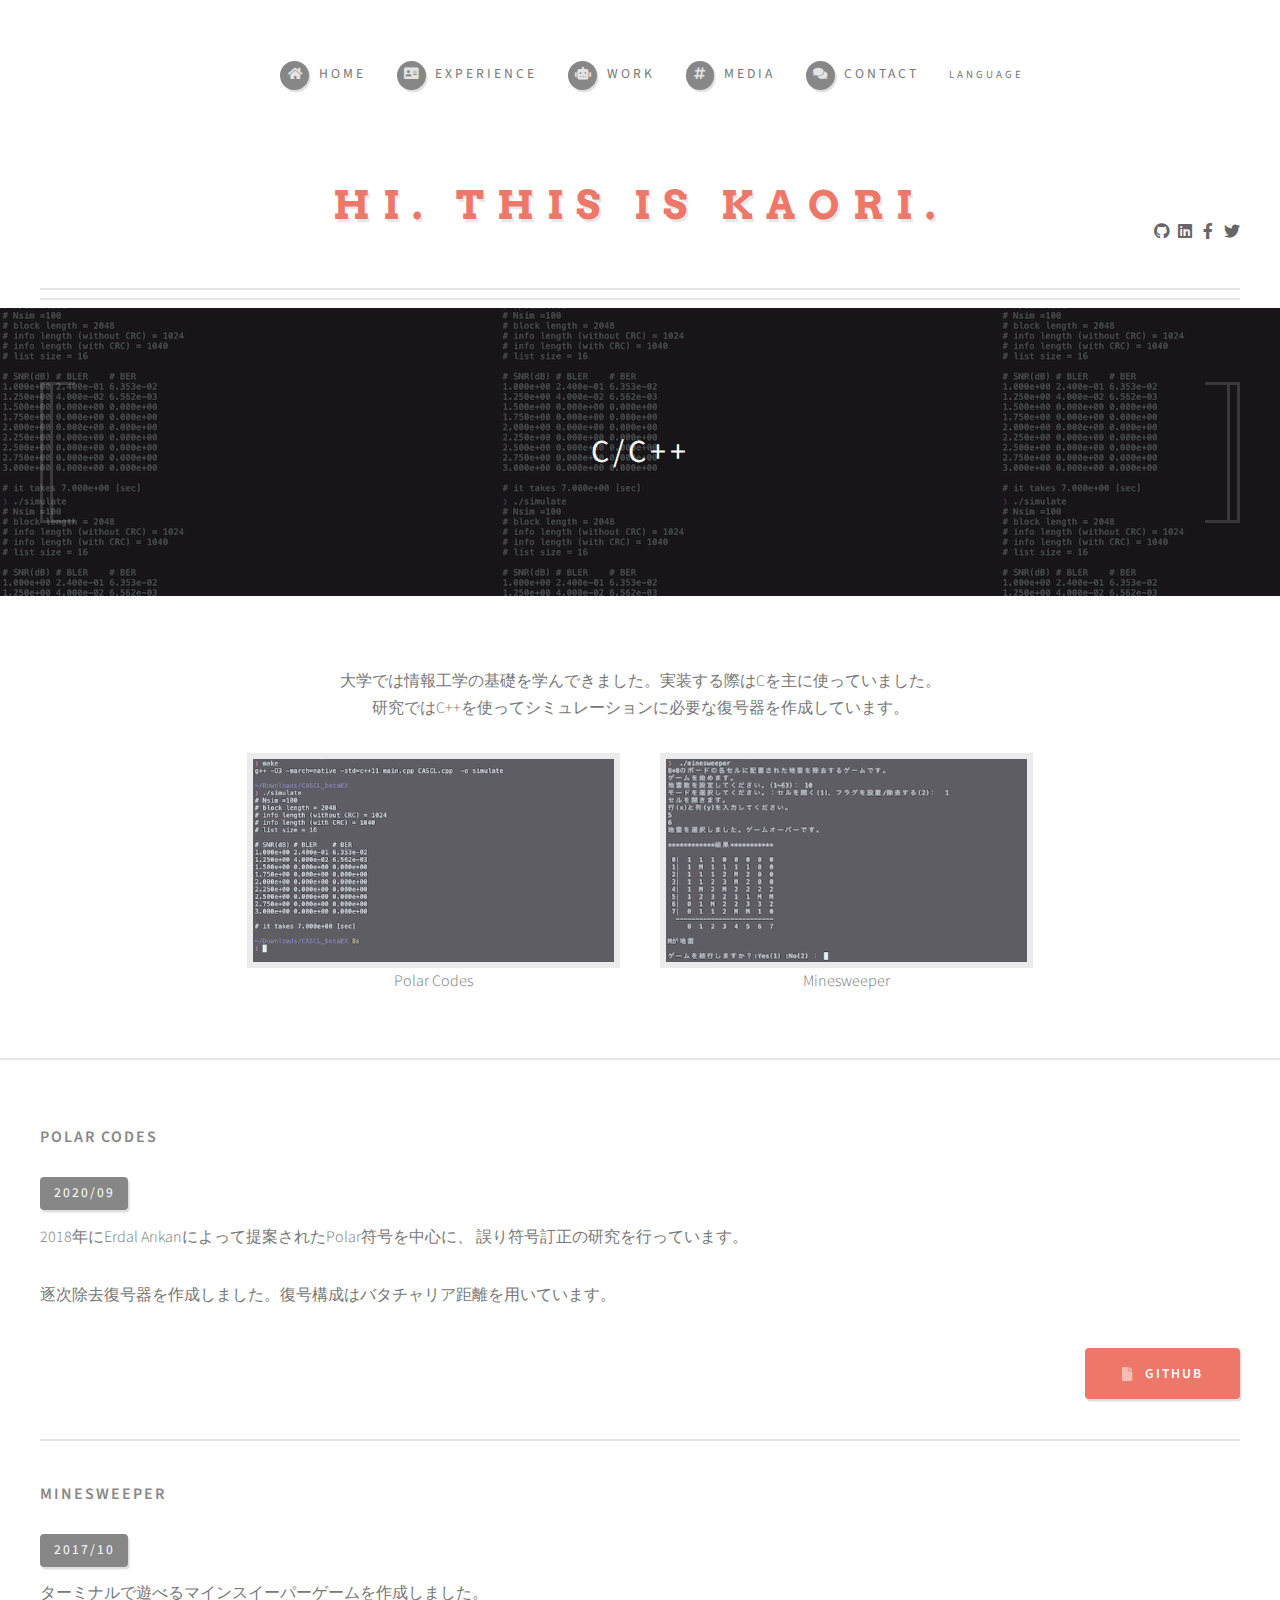
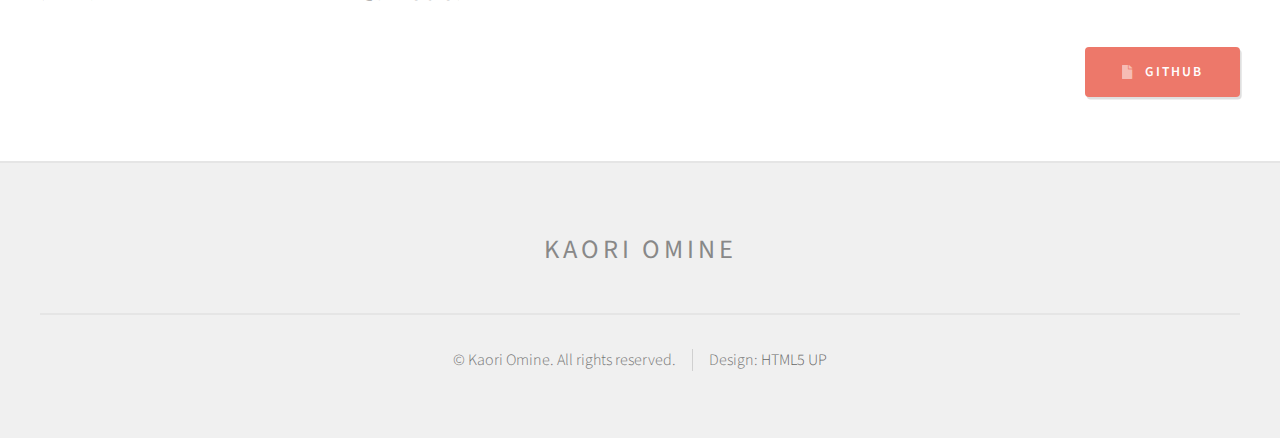
<file: EN/c.html>
<!DOCTYPE HTML>
<!--
	Strongly Typed by HTML5 UP
	html5up.net | @ajlkn
	Free for personal and commercial use under the CCA 3.0 license (html5up.net/license)
-->
<html>
	<head>
		<title>Kaori Omine | Work | C/C++</title>
		<meta charset="utf-8" />
		<meta name="viewport" content="width=device-width, initial-scale=1, user-scalable=no" />
		<link rel="stylesheet" href="../assets/css/main.css" />
	</head>
	<body class="no-sidebar is-preload">
		<div id="page-wrapper">

			<!-- Header -->
				<section id="header">
					<div class="container">
						<!-- Logo -->
						<h1 id="logo"><a href="index.html">Hi. This is Kaori.</a></h1>
						<!-- Nav -->
						<nav id="nav">
							<ul>
								<li><a class="icon solid fa-home" href="index.html"><span>Home</span></a></li>
								<li><a class="icon solid fa-address-card" href="experience.html"><span>Experience</span></a></li>
								<li>
									<a href="#" class="icon solid fa-robot"><span>Work</span></a>
									<ul>
										<li><a href="unity.html">Unity</a></li>
										<li><a href="c.html">C/C++</a></li>
									</ul>
								</li>
								<li><a class="icon solid fa-hashtag" href="media.html"><span>Media</span></a></li>
								<li><a class="icon solid fa-comments" href="contact.html"><span>Contact</span></a></li>
								<li class="language-selection">
									<a href="#"><span>Language</span></a>
									<ul>
										<li><a class="language-selection" href="index.html">日本語</a></li>
										<li><a class="language-selection" href="EN/index.html">English</a></li>
									</ul>
								</li>
							</ul>
						</nav>
						<div>
							<ul class="icons">
								<li><a class="icon brands fa-github" href="https://github.com/OmineKaori"></a></li>
								<li><a class="icon brands fa-linkedin" href="https://www.linkedin.com/in/kaori-omine-675a681ab/"></a></li>
								<li><a class="icon brands fa-facebook-f" href="https://www.facebook.com/profile.php?id=100024566060067"></a></li>
								<li><a class="icon brands fa-twitter" href="https://twitter.com/mineminemineman"></a></li>
							</ul>
						</div>
					</div>
				</section>


			<!-- Banner -->
			<section id="banner" class="c">
				<div class="container">
					<p>C/C++</p>
				</div>
			</section>

			<!-- Features -->
			<section id="features">
				<div class="container">
					<header>
						<p>
              大学では情報工学の基礎を学んできました。実装する際はCを主に使っていました。<br>
							研究ではC++を使ってシミュレーションに必要な復号器を作成しています。
						</p>
					</header>

					<div class="row aln-center">
						<div class="col-4 col-6-medium col-12-small">

							<!-- Feature -->
							<section>
								<a href="#polar_codes" class="image featured"><img src="../images/c1.png" alt="" /></a>
								<p>Polar Codes</p>
							</section>

						</div>
						<div class="col-4 col-6-medium col-12-small">

							<!-- Feature -->
							<section>
								<a href="#minesweeper" class="image featured"><img src="../images/c2.png" alt="" /></a>
								<p>Minesweeper</p>
							</section>

						</div>
					</div>
				</div>
			</section>

			<!-- Main -->
			<section id="main">
				<div class="container">
						<div id="content">
							<!-- Post -->
							<article class="box post">
								<section>
									<ul class="divided">
										<li id="polar_codes">
											<!-- Highlight -->
											<article class="box highlight">
												<header>
													<article class="box excerpt">
														<h3>Polar Codes</h3>
                            <br>
														<span class="date">2020/09</span>
													</article>
												</header>
                        <a href=""></a>
												<p>2018年にErdal Arıkanによって提案されたPolar符号を中心に、 誤り符号訂正の研究を行っています。</p>
												<p>逐次除去復号器を作成しました。復号構成はバタチャリア距離を用いています。</p>
												<ul class="actions">
												</ul>
												<div style="text-align: right;">
													<a href="https://github.com/OmineKaori/polar_codes" class="button icon solid fa-file">Github</a>
												</div>
											</article>
										</li>

										<li id="minesweeper">
											<!-- Highlight -->
											<article class="box highlight">
												<header>
													<article class="box excerpt">
														<h3>Minesweeper</h3>
														<br>
														<span class="date">2017/10</span>
													</article>
												</header>
												<p>ターミナルで遊べるマインスイーパーゲームを作成しました。</p>
												<ul class="actions">
												</ul>
												<div style="text-align: right;">
													<a href="https://github.com/OmineKaori/minesweeper" class="button icon solid fa-file">Github</a>
												</div>
											</article>
										</li>
									</ul>
								</section>
							</article>
						</div>
					</div>
				</section>

			<!-- Footer -->
			<section id="footer">
				<div class="container">
					<header>
						<h2>Kaori Omine</h2>
					</header>
				</div>
				<div id="copyright" class="container">
					<ul class="links">
						<li>&copy; Kaori Omine. All rights reserved.</li><li>Design: <a href="http://html5up.net">HTML5 UP</a></li>
					</ul>
				</div>
			</section>

		</div>

		<!-- Scripts -->
			<script src="../assets/js/jquery.min.js"></script>
			<script src="../assets/js/jquery.dropotron.min.js"></script>
			<script src="../assets/js/browser.min.js"></script>
			<script src="../assets/js/breakpoints.min.js"></script>
			<script src="../assets/js/util.js"></script>
			<script src="../assets/js/main.js"></script>

	</body>
</html>
</file>
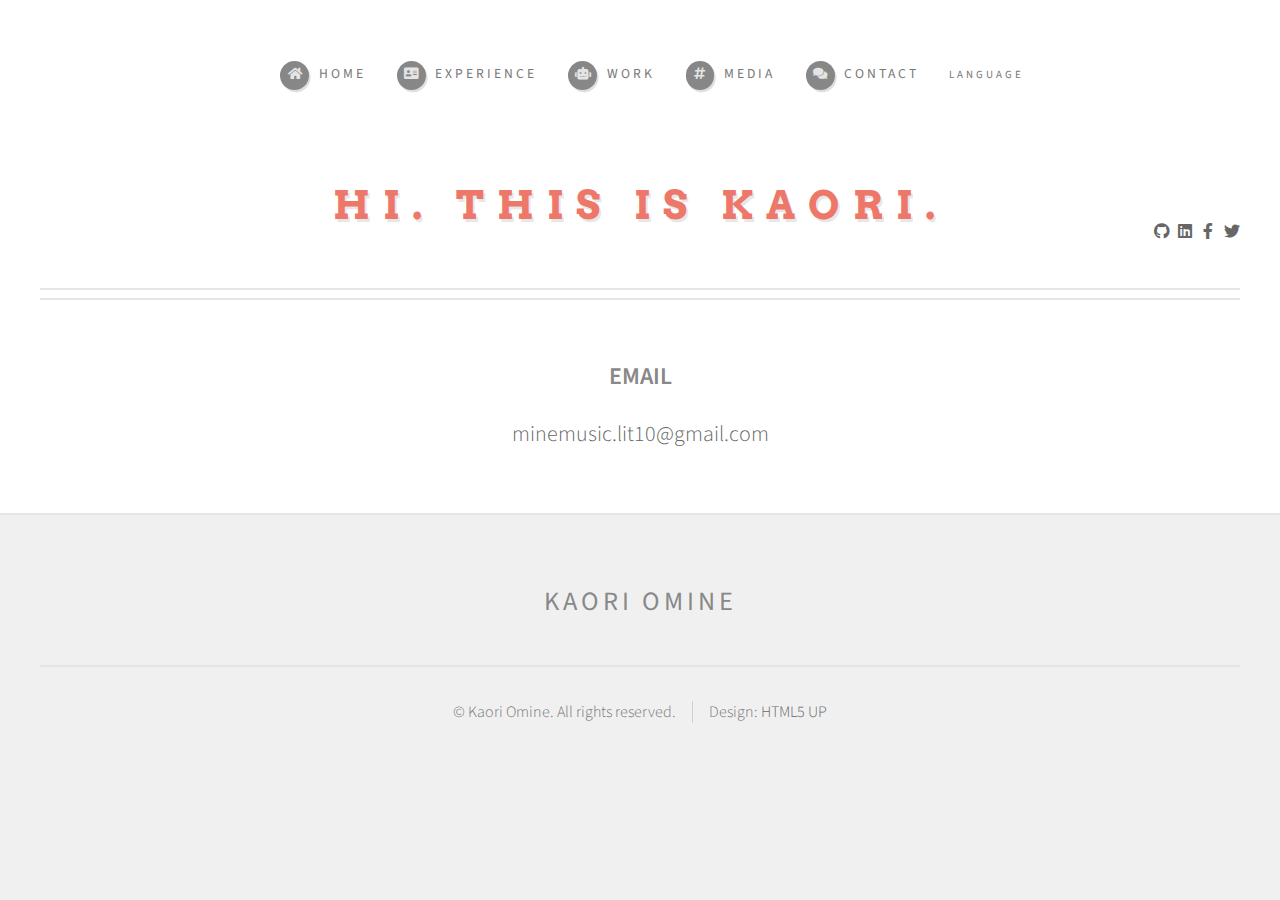
<file: EN/contact.html>
<!DOCTYPE HTML>
<!--
	Strongly Typed by HTML5 UP
	html5up.net | @ajlkn
	Free for personal and commercial use under the CCA 3.0 license (html5up.net/license)
-->
<html>
	<head>
		<title>Kaori Omine | Contact</title>
		<meta charset="utf-8" />
		<meta name="viewport" content="width=device-width, initial-scale=1, user-scalable=no" />
		<link rel="stylesheet" href="../assets/css/main.css" />
	</head>
	<body class="no-sidebar is-preload">
		<div id="page-wrapper">

			<!-- Header -->
				<section id="header">
					<div class="container">
						<!-- Logo -->
						<h1 id="logo"><a href="index.html">Hi. This is Kaori.</a></h1>
						<!-- Nav -->
						<nav id="nav">
							<ul>
								<li><a class="icon solid fa-home" href="index.html"><span>Home</span></a></li>
								<li><a class="icon solid fa-address-card" href="experience.html"><span>Experience</span></a></li>
								<li>
									<a href="#" class="icon solid fa-robot"><span>Work</span></a>
									<ul>
										<li><a href="unity.html">Unity</a></li>
										<li><a href="c.html">C/C++</a></li>
									</ul>
								</li>
								<li><a class="icon solid fa-hashtag" href="media.html"><span>Media</span></a></li>
								<li><a class="icon solid fa-comments" href="contact.html"><span>Contact</span></a></li>
								<li class="language-selection">
									<a href="#"><span>Language</span></a>
									<ul>
										<li><a class="language-selection" href="../index.html">日本語</a></li>
										<li><a class="language-selection" href="index.html">English</a></li>
									</ul>
								</li>
							</ul>
						</nav>
						<div>
							<ul class="icons">
								<li><a class="icon brands fa-github" href="https://github.com/OmineKaori"></a></li>
								<li><a class="icon brands fa-linkedin" href="https://www.linkedin.com/in/kaori-omine-675a681ab/"></a></li>
								<li><a class="icon brands fa-facebook-f" href="https://www.facebook.com/profile.php?id=100024566060067"></a></li>
								<li><a class="icon brands fa-twitter" href="https://twitter.com/mineminemineman"></a></li>
							</ul>
						</div>
					</div>
				</section>

			<!-- Main -->
				<section id="main">
					<div class="container">
						<div id="content">

							<!-- Post -->
								<article class="box post" style="text-align: center">
                  <h1 style="font-size: 24px; margin: 0 0 1.25em 0;">Email</h1>
									<address>
										<a style="font-size: 22px;" href="mailto:minemusic.lit10@gmail.com">minemusic.lit10@gmail.com</a>
									</address>
								</article>

						</div>
					</div>
				</section>

			<!-- Footer -->
			<section id="footer">
				<div class="container">
					<header>
						<h2>Kaori Omine</h2>
					</header>
				</div>
				<div id="copyright" class="container">
					<ul class="links">
						<li>&copy; Kaori Omine. All rights reserved.</li><li>Design: <a href="http://html5up.net">HTML5 UP</a></li>
					</ul>
				</div>
			</section>

		</div>

		<!-- Scripts -->
			<script src="../assets/js/jquery.min.js"></script>
			<script src="../assets/js/jquery.dropotron.min.js"></script>
			<script src="../assets/js/browser.min.js"></script>
			<script src="../assets/js/breakpoints.min.js"></script>
			<script src="../assets/js/util.js"></script>
			<script src="../assets/js/main.js"></script>

	</body>
</html>
</file>
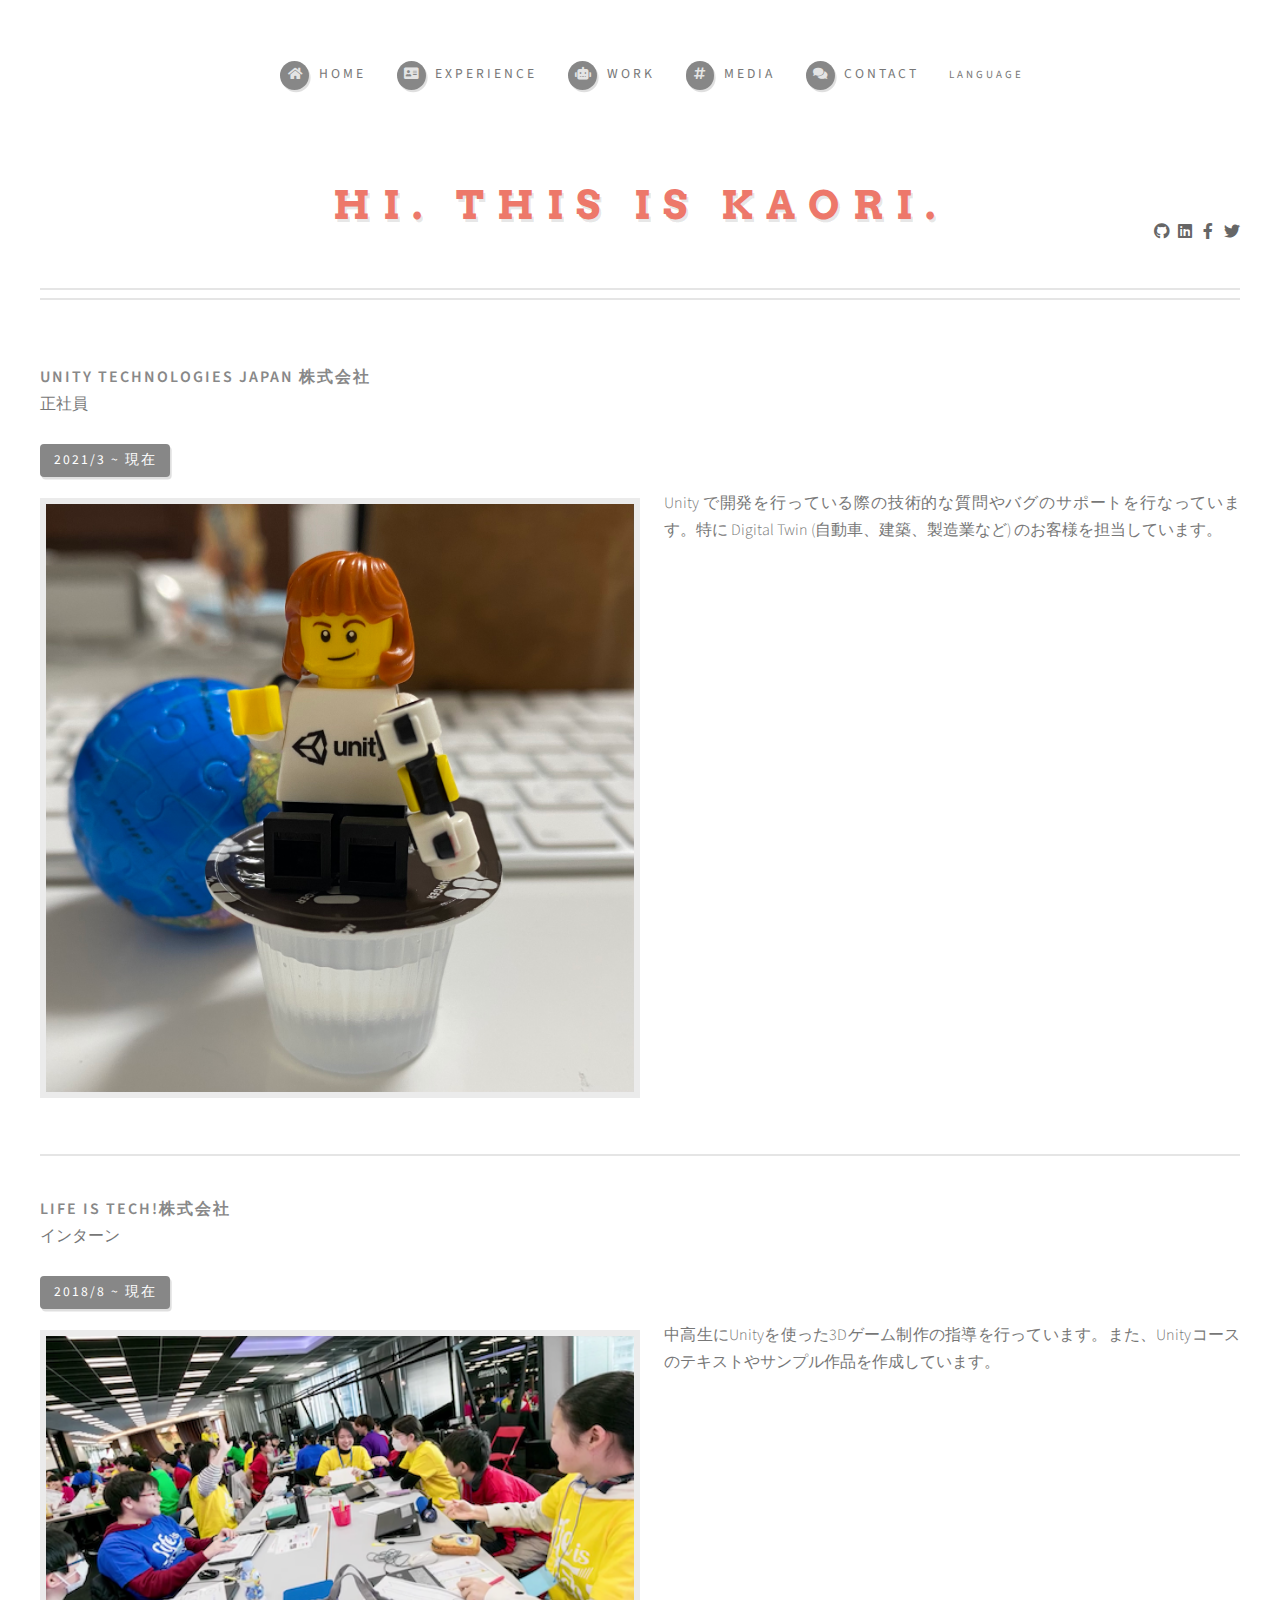
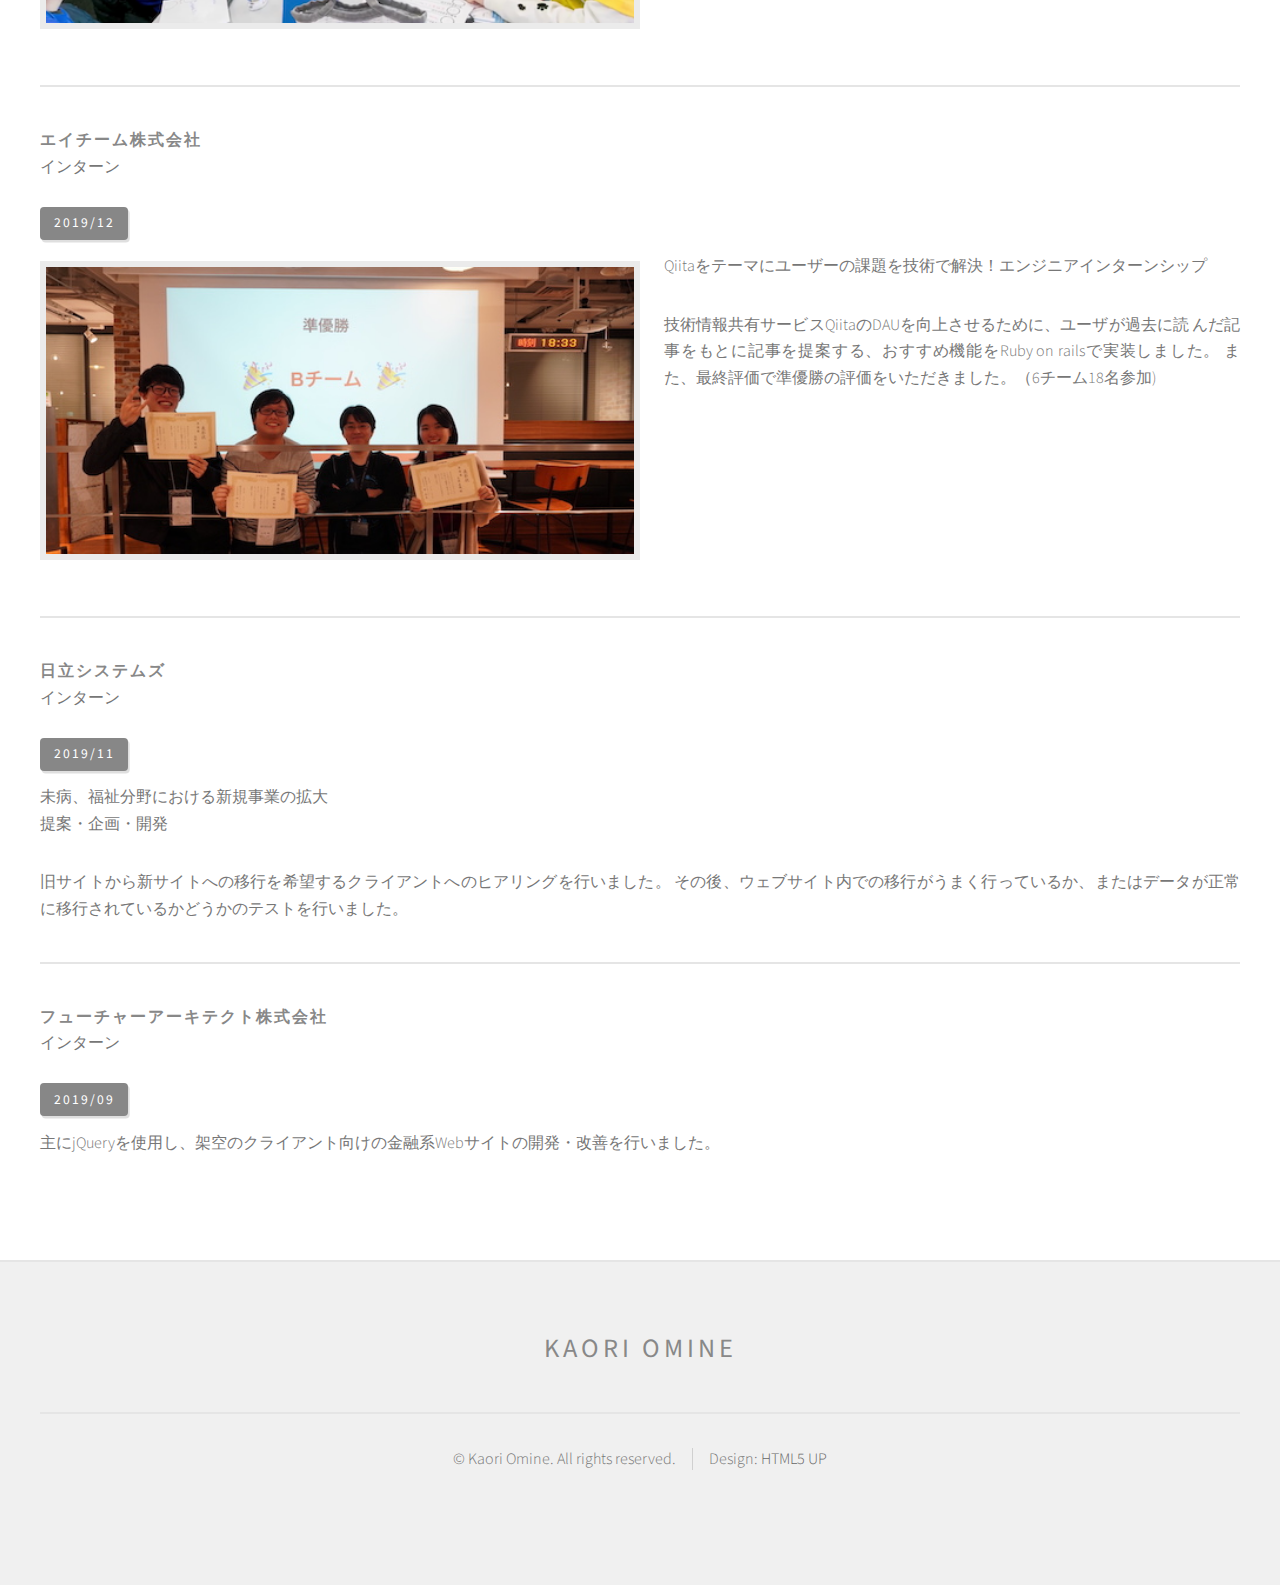
<file: EN/experience.html>
<!DOCTYPE HTML>
<!--
	Strongly Typed by HTML5 UP
	html5up.net | @ajlkn
	Free for personal and commercial use under the CCA 3.0 license (html5up.net/license)
-->
<html>
	<head>
		<title>Kaori Omine | Experience</title>
		<meta charset="utf-8" />
		<meta name="viewport" content="width=device-width, initial-scale=1, user-scalable=no" />
		<link rel="stylesheet" href="../assets/css/main.css" />
	</head>
	<body class="no-sidebar is-preload">
		<div id="page-wrapper">

			<!-- Header -->
				<section id="header">
					<div class="container">
						<!-- Logo -->
						<h1 id="logo"><a href="index.html">Hi. This is Kaori.</a></h1>
						<!-- Nav -->
						<nav id="nav">
							<ul>
								<li><a class="icon solid fa-home" href="index.html"><span>Home</span></a></li>
								<li><a class="icon solid fa-address-card" href="experience.html"><span>Experience</span></a></li>
								<li>
									<a href="#" class="icon solid fa-robot"><span>Work</span></a>
									<ul>
										<li><a href="unity.html">Unity</a></li>
										<li><a href="c.html">C/C++</a></li>
									</ul>
								</li>
								<li><a class="icon solid fa-hashtag" href="media.html"><span>Media</span></a></li>
								<li><a class="icon solid fa-comments" href="contact.html"><span>Contact</span></a></li>
								<li class="language-selection">
									<a href="#"><span>Language</span></a>
									<ul>
										<li><a class="language-selection" href="index.html">日本語</a></li>
										<li><a class="language-selection" href="EN/index.html">English</a></li>
									</ul>
								</li>
							</ul>
						</nav>
						<div>
							<ul class="icons">
								<li><a class="icon brands fa-github" href="https://github.com/OmineKaori"></a></li>
								<li><a class="icon brands fa-linkedin" href="https://www.linkedin.com/in/kaori-omine-675a681ab/"></a></li>
								<li><a class="icon brands fa-facebook-f" href="https://www.facebook.com/profile.php?id=100024566060067"></a></li>
								<li><a class="icon brands fa-twitter" href="https://twitter.com/mineminemineman"></a></li>
							</ul>
						</div>
					</div>
				</section>


			<!-- Main -->
				<section id="main">
					<div class="container">
						<!-- Highlights -->
						<section>
							<ul class="divided">
								<li>
									<!-- Highlight -->
									<article class="box highlight">
										<header>
											<article class="box excerpt">
												<h3>Unity Technologies Japan 株式会社</h3>
												<h4>正社員</h4>
												<br>
												<span class="date">2021/3 ~ 現在</span>
											</article>
										</header>
										<img class="image left" src="../images/unity.png">
										<p>Unity で開発を行っている際の技術的な質問やバグのサポートを行なっています。特に Digital Twin (自動車、建築、製造業など) のお客様を担当しています。</p>
										<ul class="actions">
										</ul>
									</article>
								</li>

								<li>
									<!-- Highlight -->
									<article class="box highlight">
										<header>
											<article class="box excerpt">
												<h3>Life is Tech!株式会社</h3>
												<h4>インターン</h4>
                        <br>
												<span class="date">2018/8 ~ 現在</span>
											</article>
										</header>
										<img class="image left" src="../images/lit.png">
										<p>中高生にUnityを使った3Dゲーム制作の指導を行っています。また、Unityコースのテキストやサンプル作品を作成しています。</p>
										<ul class="actions">
										</ul>
									</article>
								</li>
								<li>
									<!-- Highlight -->
									<article class="box highlight">
										<header>
											<article class="box excerpt">
												<h3>エイチーム株式会社</h3>
												<h4>インターン</h4>
                        <br>
												<span class="date">2019/12</span>
											</article>
										</header>
										<img class="image left" src="../images/ateam.png">
										<p>Qiitaをテーマにユーザーの課題を技術で解決！エンジニアインターンシップ</p>
										<p>技術情報共有サービスQiitaのDAUを向上させるために、ユーザが過去に読
											んだ記事をもとに記事を提案する、おすすめ機能をRuby on railsで実装しました。
											また、最終評価で準優勝の評価をいただきました。（6チーム18名参加)</p>
										<ul class="actions">
										</ul>
									</article>
								</li>
								<li>
									<!-- Highlight -->
									<article class="box highlight">
										<header>
											<article class="box excerpt">
												<h3>日立システムズ</h3>
												<h4>インターン</h4>
                        <br>
												<span class="date">2019/11</span>
											</article>
										</header>
										<p>未病、福祉分野における新規事業の拡大<br>提案・企画・開発</p>
										<p>旧サイトから新サイトへの移行を希望するクライアントへのヒアリングを行いました。
											その後、ウェブサイト内での移行がうまく行っているか、またはデータが正常に移行されているかどうかのテストを行いました。</p>
										<ul class="actions">
										</ul>
									</article>
								</li>
								<li>
									<!-- Highlight -->
									<article class="box highlight">
										<header>
											<article class="box excerpt">
												<h3>フューチャーアーキテクト株式会社</h3>
												<h4>インターン</h4>
                        <br>
												<span class="date">2019/09</span>
											</article>
										</header>
										<p>主にjQueryを使用し、架空のクライアント向けの金融系Webサイトの開発・改善を行いました。</p>
										<ul class="actions">
										</ul>
									</article>
								</li>
							</ul>
						</section>
					</div>
				</section>

		</div>

		<!-- Footer -->
		<section id="footer">
			<div class="container">
				<header>
					<h2>Kaori Omine</h2>
				</header>
			</div>
			<div id="copyright" class="container">
				<ul class="links">
					<li>&copy; Kaori Omine. All rights reserved.</li><li>Design: <a href="http://html5up.net">HTML5 UP</a></li>
				</ul>
			</div>
		</section>

		</div>

		<!-- Scripts -->
			<script src="../assets/js/jquery.min.js"></script>
			<script src="../assets/js/jquery.dropotron.min.js"></script>
			<script src="../assets/js/browser.min.js"></script>
			<script src="../assets/js/breakpoints.min.js"></script>
			<script src="../assets/js/util.js"></script>
			<script src="../assets/js/main.js"></script>

	</body>
</html>
</file>
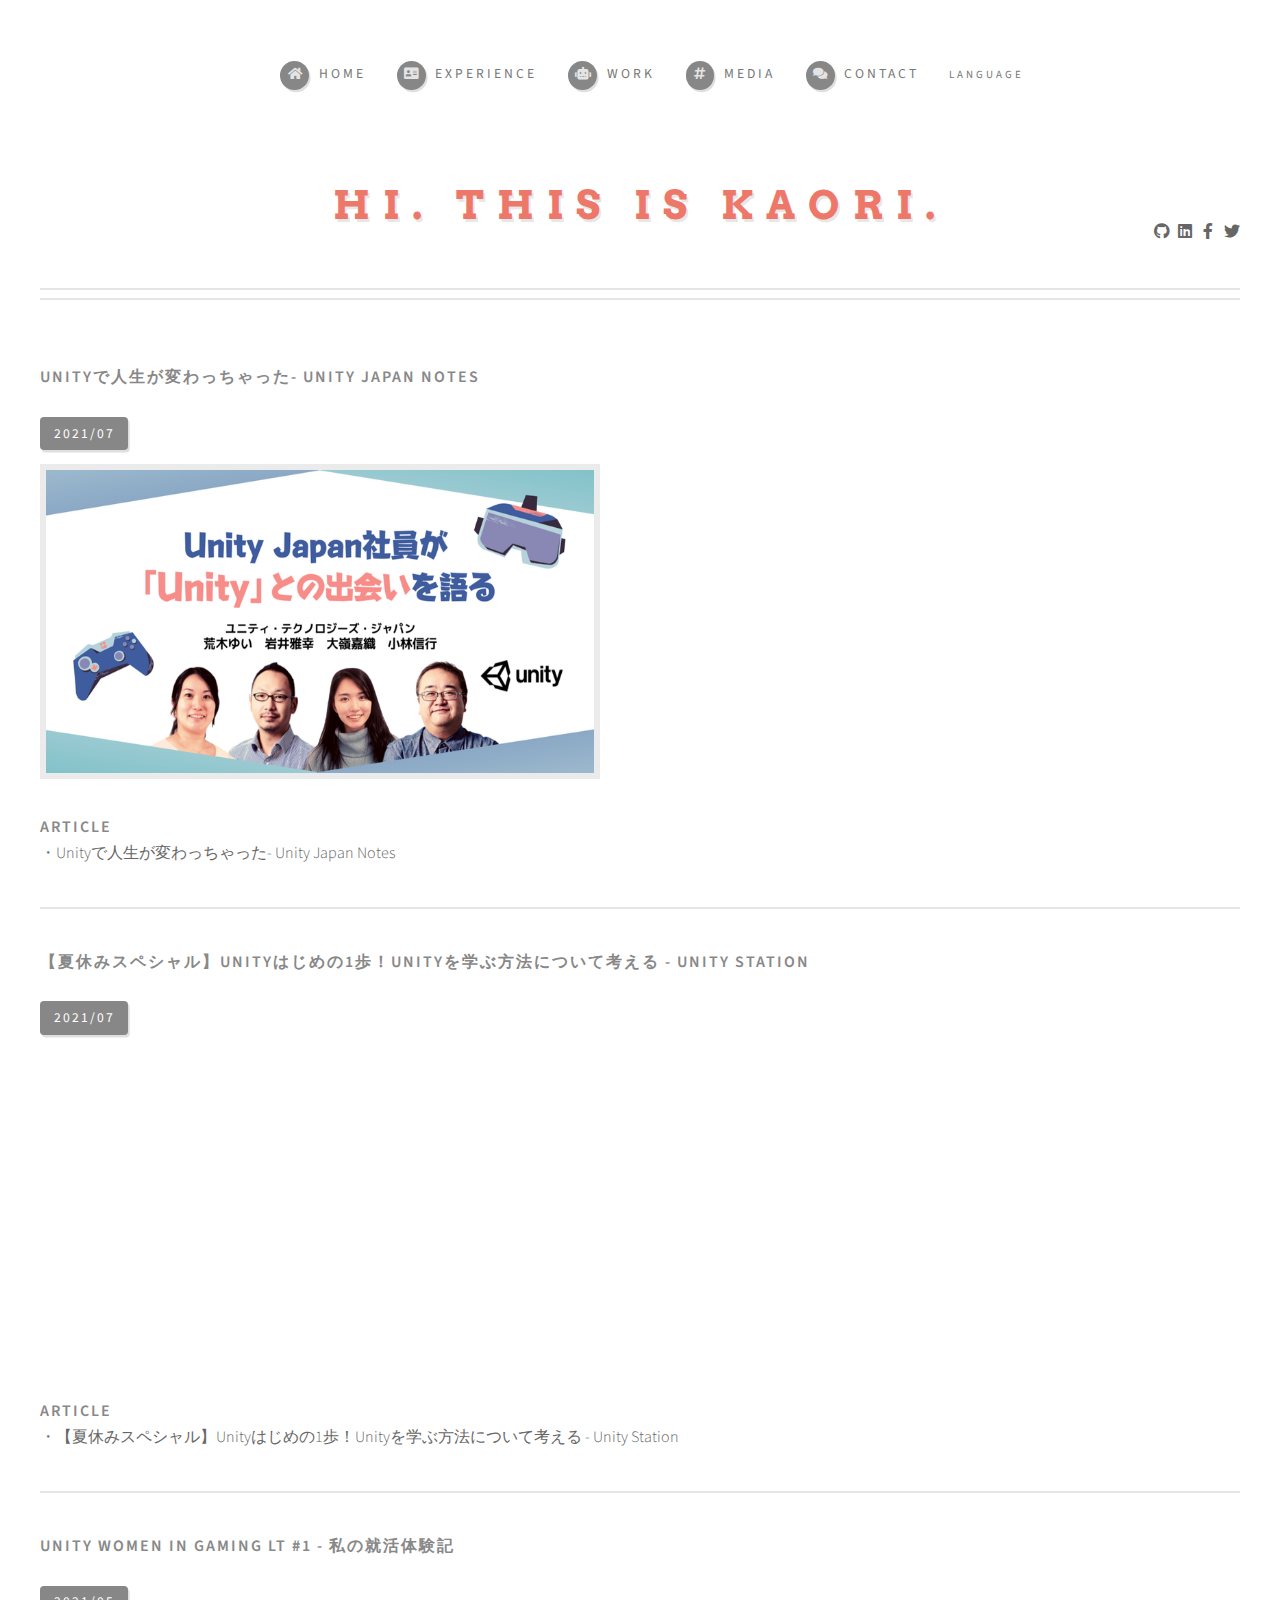
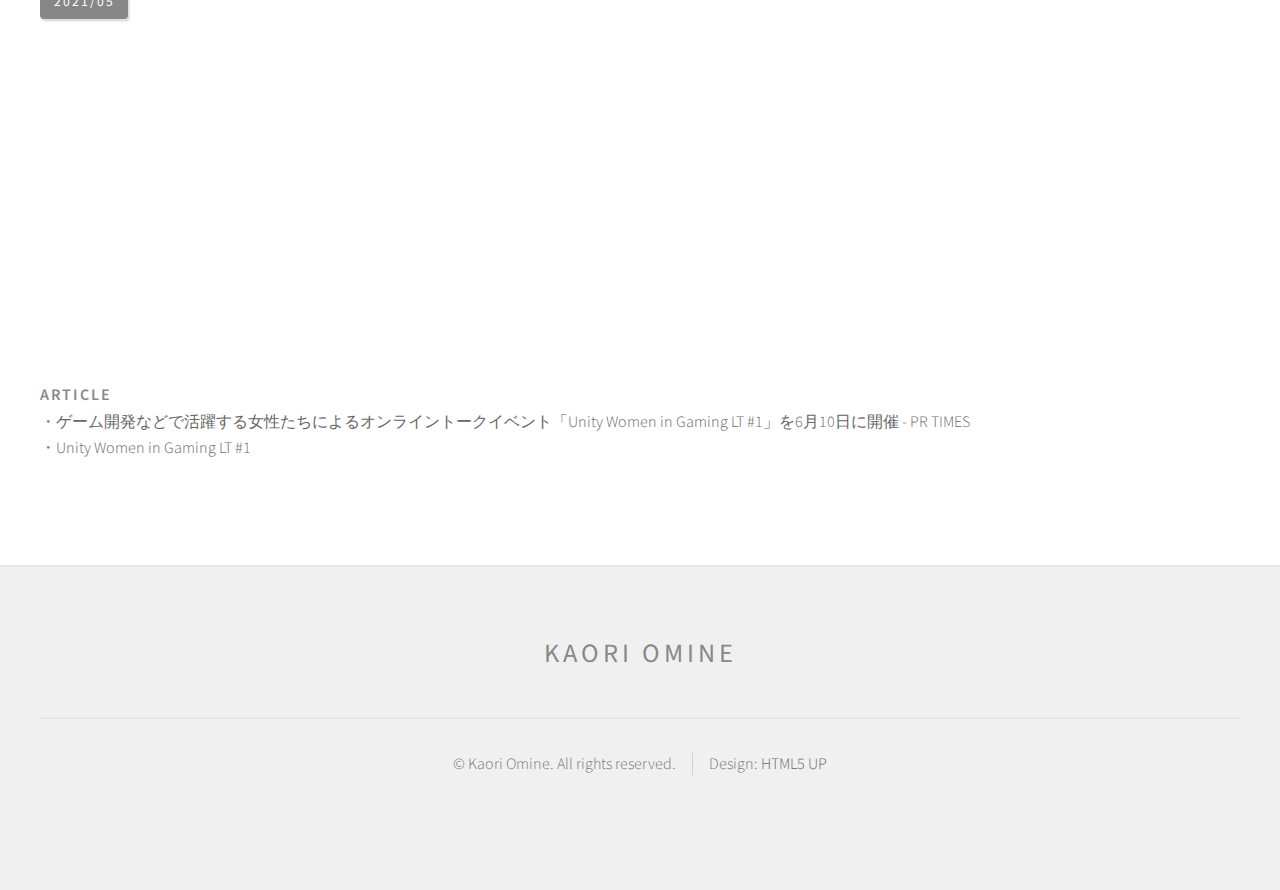
<file: EN/media.html>
<!DOCTYPE HTML>
<!--
	Strongly Typed by HTML5 UP
	html5up.net | @ajlkn
	Free for personal and commercial use under the CCA 3.0 license (html5up.net/license)
-->
<html>
	<head>
		<title>Kaori Omine | Media</title>
		<meta charset="utf-8" />
		<meta name="viewport" content="width=device-width, initial-scale=1, user-scalable=no" />
		<link rel="stylesheet" href="../assets/css/main.css" />
	</head>
	<body class="no-sidebar is-preload">
		<div id="page-wrapper">

			<!-- Header -->
				<section id="header">
					<div class="container">
						<!-- Logo -->
						<h1 id="logo"><a href="index.html">Hi. This is Kaori.</a></h1>
						<!-- Nav -->
						<nav id="nav">
							<ul>
								<li><a class="icon solid fa-home" href="index.html"><span>Home</span></a></li>
								<li><a class="icon solid fa-address-card" href="experience.html"><span>Experience</span></a></li>
								<li>
									<a href="#" class="icon solid fa-robot"><span>Work</span></a>
									<ul>
										<li><a href="unity.html">Unity</a></li>
										<li><a href="c.html">C/C++</a></li>
									</ul>
								</li>
								<li><a class="icon solid fa-hashtag" href="media.html"><span>Media</span></a></li>
								<li><a class="icon solid fa-comments" href="contact.html"><span>Contact</span></a></li>
								<li class="language-selection">
									<a href="#"><span>Language</span></a>
									<ul>
										<li><a class="language-selection" href="../index.html">日本語</a></li>
										<li><a class="language-selection" href="EN/index.html">English</a></li>
									</ul>
								</li>
							</ul>
						</nav>
						<div>
							<ul class="icons">
								<li><a class="icon brands fa-github" href="https://github.com/OmineKaori"></a></li>
								<li><a class="icon brands fa-linkedin" href="https://www.linkedin.com/in/kaori-omine-675a681ab/"></a></li>
								<li><a class="icon brands fa-facebook-f" href="https://www.facebook.com/profile.php?id=100024566060067"></a></li>
								<li><a class="icon brands fa-twitter" href="https://twitter.com/mineminemineman"></a></li>
							</ul>
						</div>
					</div>
				</section>


			<!-- Main -->
				<section id="main">
					<div class="container">
						<!-- Highlights -->
						<section>
							<ul class="divided">
                <li>
                  <!-- Highlight -->
                  <article class="box highlight">
                    <header>
                      <article class="box excerpt">
                        <h3>Unityで人生が変わっちゃった- Unity Japan Notes</h3>
                        <br>
                        <span class="date">2021/07</span>
                      </article>
                    </header>
										<img width="560" height="315" class="image" src="../images/notes.png">
                    <br>
                    <br>
                    <h3>Article</h3>
                    ・<a href="https://note.com/unityjapan/n/n55a7fbfcc94d">Unityで人生が変わっちゃった- Unity Japan Notes</a><br>
                    <ul class="actions">
                    </ul>
                  </article>
                </li>

                <li>
                  <!-- Highlight -->
                  <article class="box highlight">
                    <header>
                      <article class="box excerpt">
                        <h3>【夏休みスペシャル】Unityはじめの1歩！Unityを学ぶ方法について考える - Unity Station</h3>
                        <br>
                        <span class="date">2021/07</span>
                      </article>
                    </header>
                    <iframe width="560" height="315" src="https://www.youtube.com/embed/BuNJX78QrhY" title="YouTube video player" frameborder="0" allow="accelerometer; autoplay; clipboard-write; encrypted-media; gyroscope; picture-in-picture" allowfullscreen></iframe>
                    <br>
                    <br>
                    <h3>Article</h3>
                    ・<a href="https://learning.unity3d.jp/7414/">【夏休みスペシャル】Unityはじめの1歩！Unityを学ぶ方法について考える - Unity Station</a><br>
                    <ul class="actions">
                    </ul>
                  </article>
                </li>

								<li>
									<!-- Highlight -->
									<article class="box highlight">
										<header>
											<article class="box excerpt">
												<h3>Unity Women in Gaming LT #1 - 私の就活体験記</h3>
                        <br>
												<span class="date">2021/05</span>
											</article>
										</header>
                    <iframe width="560" height="315" src="https://www.youtube.com/embed/vYgQLCZv_O0" title="YouTube video player" frameborder="0" allow="accelerometer; autoplay; clipboard-write; encrypted-media; gyroscope; picture-in-picture" allowfullscreen></iframe>
                    <br>
                    <br>
                    <h3>Article</h3>
                    ・<a href="https://prtimes.jp/main/html/rd/p/000000177.000016287.html">ゲーム開発などで活躍する女性たちによるオンライントークイベント「Unity Women in Gaming LT #1」を6月10日に開催 - PR TIMES</a><br>
                    ・<a href="https://meetup.unity3d.jp/jp/events/1301">Unity Women in Gaming LT #1</a>
                    <a href=""></a>
										<ul class="actions">
										</ul>
									</article>
								</li>
							</ul>
						</section>
					</div>
				</section>

		</div>

		<!-- Footer -->
		<section id="footer">
			<div class="container">
				<header>
					<h2>Kaori Omine</h2>
				</header>
			</div>
			<div id="copyright" class="container">
				<ul class="links">
					<li>&copy; Kaori Omine. All rights reserved.</li><li>Design: <a href="http://html5up.net">HTML5 UP</a></li>
				</ul>
			</div>
		</section>

		</div>

    <!-- Scripts -->
			<script src="../assets/js/jquery.min.js"></script>
			<script src="../assets/js/jquery.dropotron.min.js"></script>
			<script src="../assets/js/browser.min.js"></script>
			<script src="../assets/js/breakpoints.min.js"></script>
			<script src="../assets/js/util.js"></script>
			<script src="../assets/js/main.js"></script>

	</body>
</html>
</file>
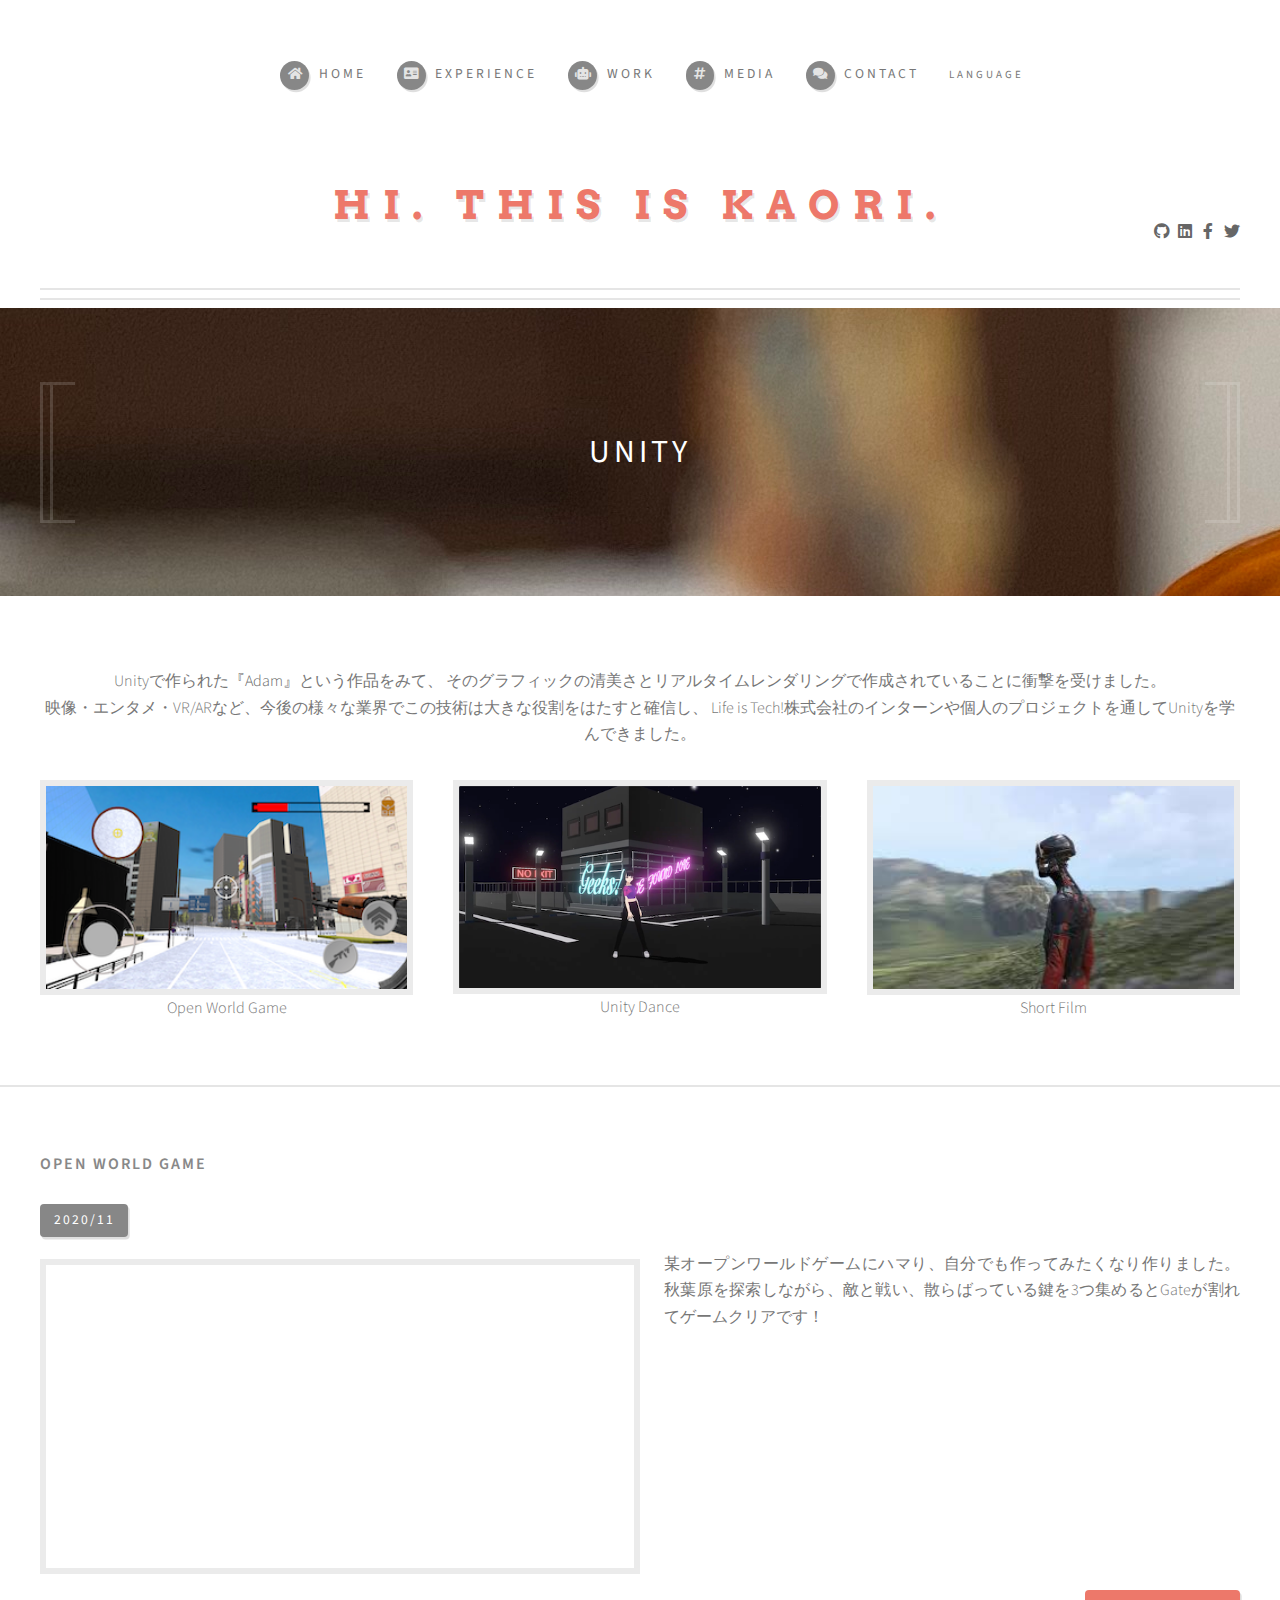
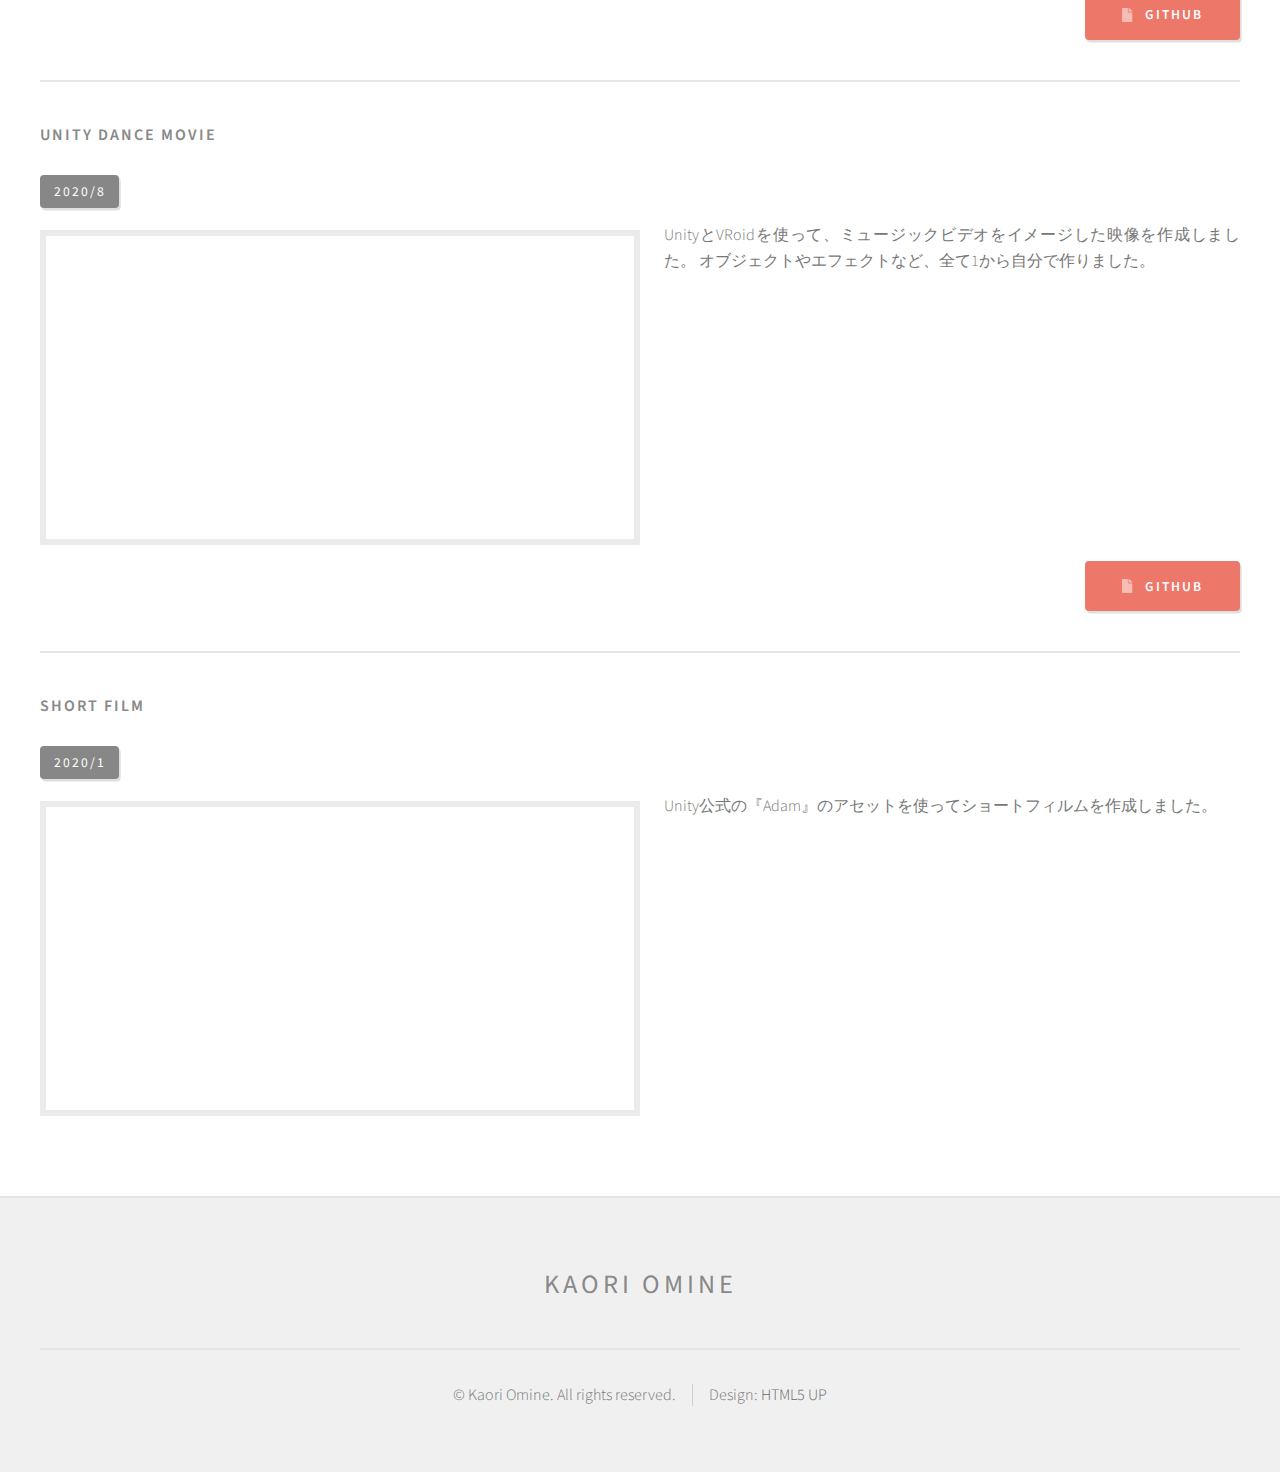
<file: EN/unity.html>
<!DOCTYPE HTML>
<!--
	Strongly Typed by HTML5 UP
	html5up.net | @ajlkn
	Free for personal and commercial use under the CCA 3.0 license (html5up.net/license)
-->
<html>
	<head>
		<title>Kaori Omine | Work | Unity</title>
		<meta charset="utf-8" />
		<meta name="viewport" content="width=device-width, initial-scale=1, user-scalable=no" />
		<link rel="stylesheet" href="../assets/css/main.css" />
	</head>
	<body class="no-sidebar is-preload">
		<div id="page-wrapper">

			<!-- Header -->
				<section id="header">
					<div class="container">
						<!-- Logo -->
						<h1 id="logo"><a href="index.html">Hi. This is Kaori.</a></h1>
						<!-- Nav -->
						<nav id="nav">
							<ul>
								<li><a class="icon solid fa-home" href="index.html"><span>Home</span></a></li>
								<li><a class="icon solid fa-address-card" href="experience.html"><span>Experience</span></a></li>
								<li>
									<a href="#" class="icon solid fa-robot"><span>Work</span></a>
									<ul>
										<li><a href="unity.html">Unity</a></li>
										<li><a href="c.html">C/C++</a></li>
									</ul>
								</li>
								<li><a class="icon solid fa-hashtag" href="media.html"><span>Media</span></a></li>
								<li><a class="icon solid fa-comments" href="contact.html"><span>Contact</span></a></li>
								<li class="language-selection">
									<a href="#"><span>Language</span></a>
									<ul>
										<li><a class="language-selection" href="index.html">日本語</a></li>
										<li><a class="language-selection" href="EN/index.html">English</a></li>
									</ul>
								</li>
							</ul>
						</nav>
						<div>
							<ul class="icons">
								<li><a class="icon brands fa-github" href="https://github.com/OmineKaori"></a></li>
								<li><a class="icon brands fa-linkedin" href="https://www.linkedin.com/in/kaori-omine-675a681ab/"></a></li>
								<li><a class="icon brands fa-facebook-f" href="https://www.facebook.com/profile.php?id=100024566060067"></a></li>
								<li><a class="icon brands fa-twitter" href="https://twitter.com/mineminemineman"></a></li>
							</ul>
						</div>
					</div>
				</section>

			<!-- Banner -->
			<section id="banner" class="unity">
				<div class="container">
					<p>Unity</p>
				</div>
			</section>

			<!-- Features -->
			<section id="features">
				<div class="container">
					<header>
						<p>
							Unityで作られた<a href="https://unity3d.com/jp/pages/adam">『Adam』</a>という作品をみて、
							そのグラフィックの清美さとリアルタイムレンダリングで作成されていることに衝撃を受けました。<br>
							映像・エンタメ・VR/ARなど、今後の様々な業界でこの技術は大きな役割をはたすと確信し、
							Life is Tech!株式会社のインターンや個人のプロジェクトを通してUnityを学んできました。
						</p>
					</header>

					<div class="row aln-center">
						<div class="col-4 col-6-medium col-12-small">

							<!-- Feature -->
							<section>
								<a href="#unity_game" class="image featured"><img src="../images/unity1.png" alt="" /></a>
								<p>Open World Game</p>
							</section>

						</div>
						<div class="col-4 col-6-medium col-12-small">

							<!-- Feature -->
							<section>
								<a href="#unity_dance" class="image featured"><img src="../images/unity2.png" alt="" /></a>
								<p>Unity Dance</p>
							</section>

						</div>
						<div class="col-4 col-6-medium col-12-small">

							<!-- Feature -->
							<section>
								<a href="#short_film" class="image featured"><img src="../images/unity3.png" alt="" /></a>
								<p>Short Film</p>
							</section>

						</div>
					</div>
				</div>
			</section>

			<!-- Main -->
			<section id="main">
				<div class="container">
						<div id="content">
							<!-- Post -->
							<article class="box post">
								<section>
									<ul class="divided">
										<li id="unity_game">
											<!-- Highlight -->
											<article class="box highlight">
												<header>
													<article class="box excerpt">
														<h3>Open World Game</h3>
														<br>
														<span class="date">2020/11</span>
													</article>
												</header>
												<iframe class="image left" width="560" height="315" src="https://www.youtube.com/embed/FI8kgd0djhc" frameborder="0" allow="accelerometer; autoplay; clipboard-write; encrypted-media; gyroscope; picture-in-picture" allowfullscreen></iframe>
												<p>某オープンワールドゲームにハマり、自分でも作ってみたくなり作りました。
													秋葉原を探索しながら、敵と戦い、散らばっている鍵を3つ集めるとGateが割れてゲームクリアです！</p>
												<ul class="actions">
													<div style="text-align: right;">
														<a href="https://github.com/OmineKaori/OpenWorldGame" class="button icon solid fa-file">Github</a>
													</div>
												</ul>
											</article>
										</li>

										<li id="unity_dance">
											<!-- Highlight -->
											<article class="box highlight">
												<header>
													<article class="box excerpt">
														<h3>Unity dance movie</h3>
														<br>
														<span class="date">2020/8</span>
													</article>
												</header>
												<iframe class="image left" width="560" height="315" src="https://www.youtube.com/embed/4CL1vFpIqV0" frameborder="0" allow="accelerometer; autoplay; clipboard-write; encrypted-media; gyroscope; picture-in-picture" allowfullscreen></iframe>
												<p>UnityとVRoidを使って、ミュージックビデオをイメージした映像を作成しました。
													オブジェクトやエフェクトなど、全て1から自分で作りました。  </p>
												<ul class="actions">
													<div style="text-align: right;">
														<a href="https://github.com/OmineKaori/DanceStage" class="button icon solid fa-file">Github</a>
													</div>
												</ul>
											</article>
										</li>

										<li id="short_film">
											<!-- Highlight -->
											<article class="box highlight">
												<header>
													<article class="box excerpt">
														<h3>Short film</h3>
														<br>
														<span class="date">2020/1</span>
													</article>
												</header>
												<iframe class="image left" width="560" height="315" src="https://www.youtube.com/embed/FyYCPrGvvyY" frameborder="0" allow="accelerometer; autoplay; clipboard-write; encrypted-media; gyroscope; picture-in-picture" allowfullscreen></iframe>
												<p>Unity公式の『Adam』のアセットを使ってショートフィルムを作成しました。</p>
												<ul class="actions">
												</ul>
											</article>
										</li>
									</ul>
								</section>
						</div>
					</div>
				</section>

			<!-- Footer -->
			<section id="footer">
				<div class="container">
					<header>
						<h2>Kaori Omine</h2>
					</header>
				</div>
				<div id="copyright" class="container">
					<ul class="links">
						<li>&copy; Kaori Omine. All rights reserved.</li><li>Design: <a href="http://html5up.net">HTML5 UP</a></li>
					</ul>
				</div>
			</section>

		</div>

		<!-- Scripts -->
			<script src="../assets/js/jquery.min.js"></script>
			<script src="../assets/js/jquery.dropotron.min.js"></script>
			<script src="../assets/js/browser.min.js"></script>
			<script src="../assets/js/breakpoints.min.js"></script>
			<script src="../assets/js/util.js"></script>
			<script src="../assets/js/main.js"></script>

	</body>
</html>
</file>
<file: assets/css/main.css>
@import url("fontawesome-all.min.css");
@import url("https://fonts.googleapis.com/css?family=Source+Sans+Pro:300,400,600|Arvo:700");

/*
	Strongly Typed by HTML5 UP
	html5up.net | @ajlkn
	Free for personal and commercial use under the CCA 3.0 license (html5up.net/license)
*/

html, body, div, span, applet, object,
iframe, h1, h2, h3, h4, h5, h6, p, blockquote,
pre, a, abbr, acronym, address, big, cite,
code, del, dfn, em, img, ins, kbd, q, s, samp,
small, strike, strong, sub, sup, tt, var, b,
u, i, center, dl, dt, dd, ol, ul, li, fieldset,
form, label, legend, table, caption, tbody,
tfoot, thead, tr, th, td, article, aside,
canvas, details, embed, figure, figcaption,
footer, header, hgroup, menu, nav, output, ruby,
section, summary, time, mark, audio, video {
	margin: 0;
	padding: 0;
	border: 0;
	font-size: 100%;
	font: inherit;
	vertical-align: baseline;}

article, aside, details, figcaption, figure,
footer, header, hgroup, menu, nav, section {
	display: block;}

body {
	line-height: 1;
}

ol, ul {
	list-style: none;
}

blockquote, q {
	quotes: none;
}

	blockquote:before, blockquote:after, q:before, q:after {
		content: '';
		content: none;
	}

table {
	border-collapse: collapse;
	border-spacing: 0;
}

body {
	-webkit-text-size-adjust: none;
}

mark {
	background-color: transparent;
	color: inherit;
}

input::-moz-focus-inner {
	border: 0;
	padding: 0;
}

input, select, textarea {
	-moz-appearance: none;
	-webkit-appearance: none;
	-ms-appearance: none;
	appearance: none;
}

/* Basic */

	html {
		box-sizing: border-box;
	}

	*, *:before, *:after {
		box-sizing: inherit;
	}

	body {
		background: #f0f0f0;
	}

		body.is-preload *, body.is-preload *:before, body.is-preload *:after {
			-moz-animation: none !important;
			-webkit-animation: none !important;
			-ms-animation: none !important;
			animation: none !important;
			-moz-transition: none !important;
			-webkit-transition: none !important;
			-ms-transition: none !important;
			transition: none !important;
		}

	body, input, textarea, select {
		font-family: 'Source Sans Pro';
		font-weight: 300;
		color: #777;
		line-height: 1.65em;
		font-size: 15pt;
	}

	h1, h2, h3 {
		font-weight: 600;
		text-transform: uppercase;
		color: #888;
	}

	h1 a, h2 a, h3 a, h4 a, h5 a, h6 a {
		color: inherit;
		text-decoration: none;
		border: 0;
	}

	h2 {
		font-size: 1.65em;
		font-weight: 400;
		letter-spacing: 4px;
		margin: 0 0 1.5em 0;
		line-height: 1.75em;
	}

	h3 {
		font-size: 1em;
		letter-spacing: 2px;
	}

	a {
		-moz-transition: color 0.25s ease-in-out, border-bottom-color 0.25s ease-in-out;
		-webkit-transition: color 0.25s ease-in-out, border-bottom-color 0.25s ease-in-out;
		-ms-transition: color 0.25s ease-in-out, border-bottom-color 0.25s ease-in-out;
		transition: color 0.25s ease-in-out, border-bottom-color 0.25s ease-in-out;
		color: #666;
		text-decoration: none;
	}

		a strong {
			-moz-transition: color 0.25s ease-in-out, border-bottom-color 0.25s ease-in-out;
			-webkit-transition: color 0.25s ease-in-out, border-bottom-color 0.25s ease-in-out;
			-ms-transition: color 0.25s ease-in-out, border-bottom-color 0.25s ease-in-out;
			transition: color 0.25s ease-in-out, border-bottom-color 0.25s ease-in-out;
		}

		a:hover {
			color: #ed786a;
			border-bottom-color: rgba(255, 255, 255, 0);
		}

			a:hover strong {
				color: #ed786a;
			}

	strong, b {
		font-weight: 600;
		color: #666;
	}

	em, i {
		font-style: italic;
	}

	sub {
		position: relative;
		top: 0.5em;
		font-size: 0.8em;
	}

	sup {
		position: relative;
		top: -0.5em;
		font-size: 0.8em;
	}

	hr {
		border: 0;
		border-top: solid 1px #ddd;
	}

	blockquote {
		border-left: solid 0.5em #ddd;
		padding: 1em 0 1em 2em;
		font-style: italic;
	}

	p {
		text-align: justify;
		margin-bottom: 2em;
	}

	ol, dl, table, blockquote {
		margin-bottom: 2em;
	}

	br.clear {
		clear: both;
	}

/* Container */

	.container {
		margin: 0 auto;
		max-width: 100%;
		width: 70em;
	}

		@media screen and (max-width: 1680px) {

			.container {
				width: 68em;
			}

		}

		@media screen and (max-width: 1280px) {

			.container {
				width: calc(100% - 80px);
			}

		}

		@media screen and (max-width: 980px) {

			.container {
				width: calc(100% - 100px);
			}

		}

		@media screen and (max-width: 736px) {

			.container {
				width: calc(100% - 40px);
			}

		}

/* Row */

	.row {
		display: flex;
		flex-wrap: wrap;
		box-sizing: border-box;
		align-items: stretch;
	}

		.row > * {
			box-sizing: border-box;
		}

		.row.gtr-uniform > * > :last-child {
			margin-bottom: 0;
		}

		.row.aln-left {
			justify-content: flex-start;
		}

		.row.aln-center {
			justify-content: center;
		}

		.row.aln-right {
			justify-content: flex-end;
		}

		.row.aln-top {
			align-items: flex-start;
		}

		.row.aln-middle {
			align-items: center;
		}

		.row.aln-bottom {
			align-items: flex-end;
		}

		.row > .imp {
			order: -1;
		}

		.row > .col-1 {
			width: 8.33333%;
		}

		.row > .off-1 {
			margin-left: 8.33333%;
		}

		.row > .col-2 {
			width: 16.66667%;
		}

		.row > .off-2 {
			margin-left: 16.66667%;
		}

		.row > .col-3 {
			width: 25%;
		}

		.row > .off-3 {
			margin-left: 25%;
		}

		.row > .col-4 {
			width: 33.33333%;
		}

		.row > .off-4 {
			margin-left: 33.33333%;
		}

		.row > .col-5 {
			width: 41.66667%;
		}

		.row > .off-5 {
			margin-left: 41.66667%;
		}

		.row > .col-6 {
			width: 50%;
		}

		.row > .off-6 {
			margin-left: 50%;
		}

		.row > .col-7 {
			width: 58.33333%;
		}

		.row > .off-7 {
			margin-left: 58.33333%;
		}

		.row > .col-8 {
			width: 66.66667%;
		}

		.row > .off-8 {
			margin-left: 66.66667%;
		}

		.row > .col-9 {
			width: 75%;
		}

		.row > .off-9 {
			margin-left: 75%;
		}

		.row > .col-10 {
			width: 83.33333%;
		}

		.row > .off-10 {
			margin-left: 83.33333%;
		}

		.row > .col-11 {
			width: 91.66667%;
		}

		.row > .off-11 {
			margin-left: 91.66667%;
		}

		.row > .col-12 {
			width: 100%;
		}

		.row > .off-12 {
			margin-left: 100%;
		}

		.row.gtr-0 {
			margin-top: 0px;
			margin-left: 0px;
		}

			.row.gtr-0 > * {
				padding: 0px 0 0 0px;
			}

			.row.gtr-0.gtr-uniform {
				margin-top: 0px;
			}

				.row.gtr-0.gtr-uniform > * {
					padding-top: 0px;
				}

		.row.gtr-25 {
			margin-top: -12.5px;
			margin-left: -12.5px;
		}

			.row.gtr-25 > * {
				padding: 12.5px 0 0 12.5px;
			}

			.row.gtr-25.gtr-uniform {
				margin-top: -12.5px;
			}

				.row.gtr-25.gtr-uniform > * {
					padding-top: 12.5px;
				}

		.row.gtr-50 {
			margin-top: -25px;
			margin-left: -25px;
		}

			.row.gtr-50 > * {
				padding: 25px 0 0 25px;
			}

			.row.gtr-50.gtr-uniform {
				margin-top: -25px;
			}

				.row.gtr-50.gtr-uniform > * {
					padding-top: 25px;
				}

		.row {
			margin-top: -50px;
			margin-left: -50px;
		}

			.row > * {
				padding: 50px 0 0 50px;
			}

			.row.gtr-uniform {
				margin-top: -50px;
			}

				.row.gtr-uniform > * {
					padding-top: 50px;
				}

		.row.gtr-150 {
			margin-top: -75px;
			margin-left: -75px;
		}

			.row.gtr-150 > * {
				padding: 75px 0 0 75px;
			}

			.row.gtr-150.gtr-uniform {
				margin-top: -75px;
			}

				.row.gtr-150.gtr-uniform > * {
					padding-top: 75px;
				}

		.row.gtr-200 {
			margin-top: -100px;
			margin-left: -100px;
		}

			.row.gtr-200 > * {
				padding: 100px 0 0 100px;
			}

			.row.gtr-200.gtr-uniform {
				margin-top: -100px;
			}

				.row.gtr-200.gtr-uniform > * {
					padding-top: 100px;
				}

		@media screen and (max-width: 1680px) {

			.row {
				display: flex;
				flex-wrap: wrap;
				box-sizing: border-box;
				align-items: stretch;
			}

				.row > * {
					box-sizing: border-box;
				}

				.row.gtr-uniform > * > :last-child {
					margin-bottom: 0;
				}

				.row.aln-left {
					justify-content: flex-start;
				}

				.row.aln-center {
					justify-content: center;
				}

				.row.aln-right {
					justify-content: flex-end;
				}

				.row.aln-top {
					align-items: flex-start;
				}

				.row.aln-middle {
					align-items: center;
				}

				.row.aln-bottom {
					align-items: flex-end;
				}

				.row > .imp-xlarge {
					order: -1;
				}

				.row > .col-1-xlarge {
					width: 8.33333%;
				}

				.row > .off-1-xlarge {
					margin-left: 8.33333%;
				}

				.row > .col-2-xlarge {
					width: 16.66667%;
				}

				.row > .off-2-xlarge {
					margin-left: 16.66667%;
				}

				.row > .col-3-xlarge {
					width: 25%;
				}

				.row > .off-3-xlarge {
					margin-left: 25%;
				}

				.row > .col-4-xlarge {
					width: 33.33333%;
				}

				.row > .off-4-xlarge {
					margin-left: 33.33333%;
				}

				.row > .col-5-xlarge {
					width: 41.66667%;
				}

				.row > .off-5-xlarge {
					margin-left: 41.66667%;
				}

				.row > .col-6-xlarge {
					width: 50%;
				}

				.row > .off-6-xlarge {
					margin-left: 50%;
				}

				.row > .col-7-xlarge {
					width: 58.33333%;
				}

				.row > .off-7-xlarge {
					margin-left: 58.33333%;
				}

				.row > .col-8-xlarge {
					width: 66.66667%;
				}

				.row > .off-8-xlarge {
					margin-left: 66.66667%;
				}

				.row > .col-9-xlarge {
					width: 75%;
				}

				.row > .off-9-xlarge {
					margin-left: 75%;
				}

				.row > .col-10-xlarge {
					width: 83.33333%;
				}

				.row > .off-10-xlarge {
					margin-left: 83.33333%;
				}

				.row > .col-11-xlarge {
					width: 91.66667%;
				}

				.row > .off-11-xlarge {
					margin-left: 91.66667%;
				}

				.row > .col-12-xlarge {
					width: 100%;
				}

				.row > .off-12-xlarge {
					margin-left: 100%;
				}

				.row.gtr-0 {
					margin-top: 0px;
					margin-left: 0px;
				}

					.row.gtr-0 > * {
						padding: 0px 0 0 0px;
					}

					.row.gtr-0.gtr-uniform {
						margin-top: 0px;
					}

						.row.gtr-0.gtr-uniform > * {
							padding-top: 0px;
						}

				.row.gtr-25 {
					margin-top: -12.5px;
					margin-left: -12.5px;
				}

					.row.gtr-25 > * {
						padding: 12.5px 0 0 12.5px;
					}

					.row.gtr-25.gtr-uniform {
						margin-top: -12.5px;
					}

						.row.gtr-25.gtr-uniform > * {
							padding-top: 12.5px;
						}

				.row.gtr-50 {
					margin-top: -25px;
					margin-left: -25px;
				}

					.row.gtr-50 > * {
						padding: 25px 0 0 25px;
					}

					.row.gtr-50.gtr-uniform {
						margin-top: -25px;
					}

						.row.gtr-50.gtr-uniform > * {
							padding-top: 25px;
						}

				.row {
					margin-top: -50px;
					margin-left: -50px;
				}

					.row > * {
						padding: 50px 0 0 50px;
					}

					.row.gtr-uniform {
						margin-top: -50px;
					}

						.row.gtr-uniform > * {
							padding-top: 50px;
						}

				.row.gtr-150 {
					margin-top: -75px;
					margin-left: -75px;
				}

					.row.gtr-150 > * {
						padding: 75px 0 0 75px;
					}

					.row.gtr-150.gtr-uniform {
						margin-top: -75px;
					}

						.row.gtr-150.gtr-uniform > * {
							padding-top: 75px;
						}

				.row.gtr-200 {
					margin-top: -100px;
					margin-left: -100px;
				}

					.row.gtr-200 > * {
						padding: 100px 0 0 100px;
					}

					.row.gtr-200.gtr-uniform {
						margin-top: -100px;
					}

						.row.gtr-200.gtr-uniform > * {
							padding-top: 100px;
						}

		}

		@media screen and (max-width: 1280px) {

			.row {
				display: flex;
				flex-wrap: wrap;
				box-sizing: border-box;
				align-items: stretch;
			}

				.row > * {
					box-sizing: border-box;
				}

				.row.gtr-uniform > * > :last-child {
					margin-bottom: 0;
				}

				.row.aln-left {
					justify-content: flex-start;
				}

				.row.aln-center {
					justify-content: center;
				}

				.row.aln-right {
					justify-content: flex-end;
				}

				.row.aln-top {
					align-items: flex-start;
				}

				.row.aln-middle {
					align-items: center;
				}

				.row.aln-bottom {
					align-items: flex-end;
				}

				.row > .imp-large {
					order: -1;
				}

				.row > .col-1-large {
					width: 8.33333%;
				}

				.row > .off-1-large {
					margin-left: 8.33333%;
				}

				.row > .col-2-large {
					width: 16.66667%;
				}

				.row > .off-2-large {
					margin-left: 16.66667%;
				}

				.row > .col-3-large {
					width: 25%;
				}

				.row > .off-3-large {
					margin-left: 25%;
				}

				.row > .col-4-large {
					width: 33.33333%;
				}

				.row > .off-4-large {
					margin-left: 33.33333%;
				}

				.row > .col-5-large {
					width: 41.66667%;
				}

				.row > .off-5-large {
					margin-left: 41.66667%;
				}

				.row > .col-6-large {
					width: 50%;
				}

				.row > .off-6-large {
					margin-left: 50%;
				}

				.row > .col-7-large {
					width: 58.33333%;
				}

				.row > .off-7-large {
					margin-left: 58.33333%;
				}

				.row > .col-8-large {
					width: 66.66667%;
				}

				.row > .off-8-large {
					margin-left: 66.66667%;
				}

				.row > .col-9-large {
					width: 75%;
				}

				.row > .off-9-large {
					margin-left: 75%;
				}

				.row > .col-10-large {
					width: 83.33333%;
				}

				.row > .off-10-large {
					margin-left: 83.33333%;
				}

				.row > .col-11-large {
					width: 91.66667%;
				}

				.row > .off-11-large {
					margin-left: 91.66667%;
				}

				.row > .col-12-large {
					width: 100%;
				}

				.row > .off-12-large {
					margin-left: 100%;
				}

				.row.gtr-0 {
					margin-top: 0px;
					margin-left: 0px;
				}

					.row.gtr-0 > * {
						padding: 0px 0 0 0px;
					}

					.row.gtr-0.gtr-uniform {
						margin-top: 0px;
					}

						.row.gtr-0.gtr-uniform > * {
							padding-top: 0px;
						}

				.row.gtr-25 {
					margin-top: -10px;
					margin-left: -10px;
				}

					.row.gtr-25 > * {
						padding: 10px 0 0 10px;
					}

					.row.gtr-25.gtr-uniform {
						margin-top: -10px;
					}

						.row.gtr-25.gtr-uniform > * {
							padding-top: 10px;
						}

				.row.gtr-50 {
					margin-top: -20px;
					margin-left: -20px;
				}

					.row.gtr-50 > * {
						padding: 20px 0 0 20px;
					}

					.row.gtr-50.gtr-uniform {
						margin-top: -20px;
					}

						.row.gtr-50.gtr-uniform > * {
							padding-top: 20px;
						}

				.row {
					margin-top: -40px;
					margin-left: -40px;
				}

					.row > * {
						padding: 40px 0 0 40px;
					}

					.row.gtr-uniform {
						margin-top: -40px;
					}

						.row.gtr-uniform > * {
							padding-top: 40px;
						}

				.row.gtr-150 {
					margin-top: -60px;
					margin-left: -60px;
				}

					.row.gtr-150 > * {
						padding: 60px 0 0 60px;
					}

					.row.gtr-150.gtr-uniform {
						margin-top: -60px;
					}

						.row.gtr-150.gtr-uniform > * {
							padding-top: 60px;
						}

				.row.gtr-200 {
					margin-top: -80px;
					margin-left: -80px;
				}

					.row.gtr-200 > * {
						padding: 80px 0 0 80px;
					}

					.row.gtr-200.gtr-uniform {
						margin-top: -80px;
					}

						.row.gtr-200.gtr-uniform > * {
							padding-top: 80px;
						}

		}

		@media screen and (max-width: 980px) {

			.row {
				display: flex;
				flex-wrap: wrap;
				box-sizing: border-box;
				align-items: stretch;
			}

				.row > * {
					box-sizing: border-box;
				}

				.row.gtr-uniform > * > :last-child {
					margin-bottom: 0;
				}

				.row.aln-left {
					justify-content: flex-start;
				}

				.row.aln-center {
					justify-content: center;
				}

				.row.aln-right {
					justify-content: flex-end;
				}

				.row.aln-top {
					align-items: flex-start;
				}

				.row.aln-middle {
					align-items: center;
				}

				.row.aln-bottom {
					align-items: flex-end;
				}

				.row > .imp-medium {
					order: -1;
				}

				.row > .col-1-medium {
					width: 8.33333%;
				}

				.row > .off-1-medium {
					margin-left: 8.33333%;
				}

				.row > .col-2-medium {
					width: 16.66667%;
				}

				.row > .off-2-medium {
					margin-left: 16.66667%;
				}

				.row > .col-3-medium {
					width: 25%;
				}

				.row > .off-3-medium {
					margin-left: 25%;
				}

				.row > .col-4-medium {
					width: 33.33333%;
				}

				.row > .off-4-medium {
					margin-left: 33.33333%;
				}

				.row > .col-5-medium {
					width: 41.66667%;
				}

				.row > .off-5-medium {
					margin-left: 41.66667%;
				}

				.row > .col-6-medium {
					width: 50%;
				}

				.row > .off-6-medium {
					margin-left: 50%;
				}

				.row > .col-7-medium {
					width: 58.33333%;
				}

				.row > .off-7-medium {
					margin-left: 58.33333%;
				}

				.row > .col-8-medium {
					width: 66.66667%;
				}

				.row > .off-8-medium {
					margin-left: 66.66667%;
				}

				.row > .col-9-medium {
					width: 75%;
				}

				.row > .off-9-medium {
					margin-left: 75%;
				}

				.row > .col-10-medium {
					width: 83.33333%;
				}

				.row > .off-10-medium {
					margin-left: 83.33333%;
				}

				.row > .col-11-medium {
					width: 91.66667%;
				}

				.row > .off-11-medium {
					margin-left: 91.66667%;
				}

				.row > .col-12-medium {
					width: 100%;
				}

				.row > .off-12-medium {
					margin-left: 100%;
				}

				.row.gtr-0 {
					margin-top: 0px;
					margin-left: 0px;
				}

					.row.gtr-0 > * {
						padding: 0px 0 0 0px;
					}

					.row.gtr-0.gtr-uniform {
						margin-top: 0px;
					}

						.row.gtr-0.gtr-uniform > * {
							padding-top: 0px;
						}

				.row.gtr-25 {
					margin-top: -12.5px;
					margin-left: -12.5px;
				}

					.row.gtr-25 > * {
						padding: 12.5px 0 0 12.5px;
					}

					.row.gtr-25.gtr-uniform {
						margin-top: -12.5px;
					}

						.row.gtr-25.gtr-uniform > * {
							padding-top: 12.5px;
						}

				.row.gtr-50 {
					margin-top: -25px;
					margin-left: -25px;
				}

					.row.gtr-50 > * {
						padding: 25px 0 0 25px;
					}

					.row.gtr-50.gtr-uniform {
						margin-top: -25px;
					}

						.row.gtr-50.gtr-uniform > * {
							padding-top: 25px;
						}

				.row {
					margin-top: -50px;
					margin-left: -50px;
				}

					.row > * {
						padding: 50px 0 0 50px;
					}

					.row.gtr-uniform {
						margin-top: -50px;
					}

						.row.gtr-uniform > * {
							padding-top: 50px;
						}

				.row.gtr-150 {
					margin-top: -75px;
					margin-left: -75px;
				}

					.row.gtr-150 > * {
						padding: 75px 0 0 75px;
					}

					.row.gtr-150.gtr-uniform {
						margin-top: -75px;
					}

						.row.gtr-150.gtr-uniform > * {
							padding-top: 75px;
						}

				.row.gtr-200 {
					margin-top: -100px;
					margin-left: -100px;
				}

					.row.gtr-200 > * {
						padding: 100px 0 0 100px;
					}

					.row.gtr-200.gtr-uniform {
						margin-top: -100px;
					}

						.row.gtr-200.gtr-uniform > * {
							padding-top: 100px;
						}

		}

		@media screen and (max-width: 736px) {

			.row {
				display: flex;
				flex-wrap: wrap;
				box-sizing: border-box;
				align-items: stretch;
			}

				.row > * {
					box-sizing: border-box;
				}

				.row.gtr-uniform > * > :last-child {
					margin-bottom: 0;
				}

				.row.aln-left {
					justify-content: flex-start;
				}

				.row.aln-center {
					justify-content: center;
				}

				.row.aln-right {
					justify-content: flex-end;
				}

				.row.aln-top {
					align-items: flex-start;
				}

				.row.aln-middle {
					align-items: center;
				}

				.row.aln-bottom {
					align-items: flex-end;
				}

				.row > .imp-small {
					order: -1;
				}

				.row > .col-1-small {
					width: 8.33333%;
				}

				.row > .off-1-small {
					margin-left: 8.33333%;
				}

				.row > .col-2-small {
					width: 16.66667%;
				}

				.row > .off-2-small {
					margin-left: 16.66667%;
				}

				.row > .col-3-small {
					width: 25%;
				}

				.row > .off-3-small {
					margin-left: 25%;
				}

				.row > .col-4-small {
					width: 33.33333%;
				}

				.row > .off-4-small {
					margin-left: 33.33333%;
				}

				.row > .col-5-small {
					width: 41.66667%;
				}

				.row > .off-5-small {
					margin-left: 41.66667%;
				}

				.row > .col-6-small {
					width: 50%;
				}

				.row > .off-6-small {
					margin-left: 50%;
				}

				.row > .col-7-small {
					width: 58.33333%;
				}

				.row > .off-7-small {
					margin-left: 58.33333%;
				}

				.row > .col-8-small {
					width: 66.66667%;
				}

				.row > .off-8-small {
					margin-left: 66.66667%;
				}

				.row > .col-9-small {
					width: 75%;
				}

				.row > .off-9-small {
					margin-left: 75%;
				}

				.row > .col-10-small {
					width: 83.33333%;
				}

				.row > .off-10-small {
					margin-left: 83.33333%;
				}

				.row > .col-11-small {
					width: 91.66667%;
				}

				.row > .off-11-small {
					margin-left: 91.66667%;
				}

				.row > .col-12-small {
					width: 100%;
				}

				.row > .off-12-small {
					margin-left: 100%;
				}

				.row.gtr-0 {
					margin-top: 0px;
					margin-left: 0px;
				}

					.row.gtr-0 > * {
						padding: 0px 0 0 0px;
					}

					.row.gtr-0.gtr-uniform {
						margin-top: 0px;
					}

						.row.gtr-0.gtr-uniform > * {
							padding-top: 0px;
						}

				.row.gtr-25 {
					margin-top: -7.5px;
					margin-left: -7.5px;
				}

					.row.gtr-25 > * {
						padding: 7.5px 0 0 7.5px;
					}

					.row.gtr-25.gtr-uniform {
						margin-top: -7.5px;
					}

						.row.gtr-25.gtr-uniform > * {
							padding-top: 7.5px;
						}

				.row.gtr-50 {
					margin-top: -15px;
					margin-left: -15px;
				}

					.row.gtr-50 > * {
						padding: 15px 0 0 15px;
					}

					.row.gtr-50.gtr-uniform {
						margin-top: -15px;
					}

						.row.gtr-50.gtr-uniform > * {
							padding-top: 15px;
						}

				.row {
					margin-top: -30px;
					margin-left: -30px;
				}

					.row > * {
						padding: 30px 0 0 30px;
					}

					.row.gtr-uniform {
						margin-top: -30px;
					}

						.row.gtr-uniform > * {
							padding-top: 30px;
						}

				.row.gtr-150 {
					margin-top: -45px;
					margin-left: -45px;
				}

					.row.gtr-150 > * {
						padding: 45px 0 0 45px;
					}

					.row.gtr-150.gtr-uniform {
						margin-top: -45px;
					}

						.row.gtr-150.gtr-uniform > * {
							padding-top: 45px;
						}

				.row.gtr-200 {
					margin-top: -60px;
					margin-left: -60px;
				}

					.row.gtr-200 > * {
						padding: 60px 0 0 60px;
					}

					.row.gtr-200.gtr-uniform {
						margin-top: -60px;
					}

						.row.gtr-200.gtr-uniform > * {
							padding-top: 60px;
						}

		}

/* Sections/Article */

	section, article {
		margin-bottom: 3em;
	}

	section > :last-child,
	article > :last-child,
	section:last-child,
	article:last-child {
		margin-bottom: 0;
	}

/* Image */

	.image {
		-moz-transition: opacity 0.25s ease-in-out;
		-webkit-transition: opacity 0.25s ease-in-out;
		-ms-transition: opacity 0.25s ease-in-out;
		transition: opacity 0.25s ease-in-out;
		display: inline-block;
		border: solid 6px #ebebeb !important;
	}

		.image:hover {
			opacity: 0.9;
		}

		.image img {
			display: block;
			width: 100%;
		}

		.image.fit {
			display: block;
			width: 100%;
		}

		.image.featured {
			display: block;
			width: 100%;
		}

		.image.left {
			float: left;
			margin: 0 1.5em 1.5em 0;
			position: relative;
			top: 0.5em;
			width: 50%;
		}

		.image.centered {
			display: block;
			margin: 0 0 2em 0;
		}

			.image.centered img {
				margin: 0 auto;
				width: auto;
			}

/* List */

	ul {
		list-style: disc;
		padding-left: 1em;
	}

		ul li {
			padding-left: 0.5em;
			margin: 0.75em 0 0.75em 0;
		}

			ul li:first-child {
				margin-top: 0;
			}

	ol {
		list-style: decimal;
		padding-left: 1em;
	}

		ol li {
			padding-left: 0.5em;
			margin: 0.75em 0 0.75em 0;
		}

			ol li:first-child {
				margin-top: 0;
			}

/* Links */

	ul.links {
		list-style: none;
		padding-left: 0;
	}

		ul.links li {
			display: inline;
			border-left: solid 1px #d0d0d0;
			padding-left: 1em;
			margin: 0 0 0 1em;
		}

			ul.links li:first-child {
				margin-left: 0;
				padding-left: 0;
				border-left: 0;
			}

/* Actions */

	ul.actions {
		margin-top: 2.5em;
		clear: both;
		list-style: none;
		padding-left: 0;
	}

		ul.actions li {
			padding-left: 0;
			display: inline-block;
			margin: 0 0 0 1em;
		}

			ul.actions li:first-child {
				margin-left: 0;
			}

/* Divided */

	ul.divided {
		list-style: none;
		padding-left: 0;
	}

		ul.divided li {
			border-top: solid 2px #e5e5e5;
			padding-left: 0;
			margin: 2.5em 0 0 0;
			padding: 2.5em 0 0 0;
		}

			ul.divided li:first-child {
				border-top: 0;
				margin-top: 0;
				padding-top: 0;
			}

/* Icons */

	ul.icons {
		list-style: none;
		padding-left: 0;
		float: right;
	}

		ul.icons > li {
            display: inline-block;
			position: relative;
			margin: 0;
		}

			ul.icons > li:before {
				position: absolute;
				left: 0;
				top: 2.6em;
				display: block;
				font-size: 0.8em;
				background: #878787;
				color: #e4e4e4;
				width: 2em;
				height: 2em;
				border-radius: 2em;
				line-height: 2em;
				text-align: center;
				box-shadow: 0.125em 0.175em 0 0 rgba(0, 0, 0, 0.125);
			}

			ul.icons > li:first-child {
				padding-top: 0;
                float: left;
			}

				ul.icons > li:first-child:before {
					top: 0;
				}

/* Form */

	form label {
		font-weight: 600;
		text-transform: uppercase;
		color: #888;
		display: block;
		margin: 0 0 1em 0;
	}

	form input[type="text"],
	form input[type="email"],
	form input[type="password"],
	form select,
	form textarea {
		-moz-transition: background-color 0.25s ease-in-out;
		-webkit-transition: background-color 0.25s ease-in-out;
		-ms-transition: background-color 0.25s ease-in-out;
		transition: background-color 0.25s ease-in-out;
		-webkit-appearance: none;
		display: block;
		border: 0;
		background: #e8e8e8;
		width: 100%;
		box-shadow: inset 2px 2px 0px 0px rgba(0, 0, 0, 0.1);
		border-radius: 4px;
		line-height: 1.25em;
		padding: 0.75em 1em 0.75em 1em;
	}

		form input[type="text"]:focus,
		form input[type="email"]:focus,
		form input[type="password"]:focus,
		form select:focus,
		form textarea:focus {
			background: #f0f0f0;
		}

	form textarea {
		min-height: 11em;
	}

	form ::-webkit-input-placeholder {
		color: #555 !important;
		line-height: 1.35em;
	}

	form :-moz-placeholder {
		color: #555 !important;
	}

	form ::-moz-placeholder {
		color: #555 !important;
	}

	form :-ms-input-placeholder {
		color: #555 !important;
	}

	form ::-moz-focus-inner {
		border: 0;
	}

/* Table */

	table {
		width: 100%;
	}

		table tbody tr {
			border-top: solid 1px #E5E5E5;
		}

			table tbody tr:first-child {
				border-top: 0;
			}

		table td {
			padding: 0.75em 1em 0.75em 1em;
		}

		table th {
			text-align: left;
			font-weight: bold;
			padding: 0.75em 1em 0.75em 1em;
		}

		table thead {
			background: #878787;
			color: #fff;
			font-weight: 400;
			text-transform: uppercase;
			border: 0;
			box-shadow: 0.125em 0.175em 0 0 rgba(0, 0, 0, 0.125);
			font-size: 0.85em;
			letter-spacing: 2px;
		}

		table tfoot {
			background: #F0F0F0;
			border-top: solid 2px #E5E5E5;
		}

/* Button */

	input[type="button"],
	input[type="submit"],
	input[type="reset"],
	button,
	.button {
		-moz-transition: all 0.25s ease-in-out;
		-webkit-transition: all 0.25s ease-in-out;
		-ms-transition: all 0.25s ease-in-out;
		transition: all 0.25s ease-in-out;
		-webkit-appearance: none;
		position: relative;
		display: inline-block;
		background: #ed786a;
		color: #fff !important;
		text-transform: uppercase;
		border-radius: 4px;
		border: 0;
		outline: 0;
		font-size: 1em;
		box-shadow: 0.125em 0.175em 0 0 rgba(0, 0, 0, 0.125);
		font-weight: 600;
		text-align: center;
		font-size: 0.85em;
		letter-spacing: 2px;
		padding: 0.85em 2.75em 0.85em 2.75em;
	}

		input[type="button"].icon:before,
		input[type="submit"].icon:before,
		input[type="reset"].icon:before,
		button.icon:before,
		.button.icon:before {
			position: relative;
			padding-right: 0.75em;
			opacity: 0.5;
			top: 0.05em;
		}

		input[type="button"]:hover,
		input[type="submit"]:hover,
		input[type="reset"]:hover,
		button:hover,
		.button:hover {
			background: #fd887a;
		}

		input[type="button"]:active,
		input[type="submit"]:active,
		input[type="reset"]:active,
		button:active,
		.button:active {
			background: #ed786a;
		}

		input[type="button"].alt,
		input[type="submit"].alt,
		input[type="reset"].alt,
		button.alt,
		.button.alt {
			background: #878787;
		}

			input[type="button"].alt:hover,
			input[type="submit"].alt:hover,
			input[type="reset"].alt:hover,
			button.alt:hover,
			.button.alt:hover {
				background: #979797;
			}

			input[type="button"].alt:active,
			input[type="submit"].alt:active,
			input[type="reset"].alt:active,
			button.alt:active,
			.button.alt:active {
				background: #878787;
			}

/* Box */

	.no-sidebar .box.post > header {
		text-align: center;
	}

	.box.excerpt .date {
		background: #878787;
		color: #fff;
		font-weight: 400;
		text-transform: uppercase;
		border-radius: 4px;
		border: 0;
		box-shadow: 0.125em 0.175em 0 0 rgba(0, 0, 0, 0.125);
		display: inline-block;
		font-size: 0.85em;
		letter-spacing: 2px;
		padding: 0.25em 1em 0.25em 1em;
		margin: 0 0 1.0em 0;
	}

/* Icons */

	.icon {
		text-decoration: none;
		position: relative;
		text-decoration: none;
	}

		.icon:before {
			-moz-osx-font-smoothing: grayscale;
			-webkit-font-smoothing: antialiased;
			display: inline-block;
			font-style: normal;
			font-variant: normal;
			text-rendering: auto;
			line-height: 1;
			text-transform: none !important;
			font-family: 'Font Awesome 5 Free';
			font-weight: 400;
		}

		.icon:before {
			line-height: inherit;
		}

		.icon > .label {
			display: none;
		}

		.icon.solid:before {
			font-weight: 900;
		}

		.icon.brands:before {
			font-family: 'Font Awesome 5 Brands';
		}

/* Page Wrapper */

	#page-wrapper > section {
		margin-bottom: 0;
	}

/* Header */

	#header {
		position: relative;
		position: relative;
		background: #fff;
		text-align: center;
	}

		#header > .container {
			padding: 10em 0 4em 0;
			border-bottom: solid 2px #e5e5e5;
			box-shadow: inset 0px -8px 0px 0px #fff, inset 0px -10px 0px 0px #e5e5e5;
		}

		#header h1 {
			font-family: 'Arvo';
			font-weight: 700;
			color: #ed786a;
			text-shadow: 0.05em 0.075em 0 rgba(0, 0, 0, 0.1);
			font-size: 3em;
			letter-spacing: 13px;
		}

			#header h1 a {
				border: 0;
			}

		#header p {
			text-transform: uppercase;
			font-weight: 400;
			color: #888;
			margin: 2.5em 0 0 0;
			font-size: 0.85em;
			letter-spacing: 3px;
			text-align: center;
		}

		.language-selection {
			font-size: 0.8em;
		}

/* Nav */

	#nav {
		position: absolute;
		top: 3em;
		left: 0;
		width: 100%;
		cursor: default;
	}

		#nav > ul > li {
			display: inline-block;
			padding-right: 2em;
		}

			#nav > ul > li:last-child {
				padding-right: 0;
			}

			#nav > ul > li > a {
				border: 0;
				text-decoration: none;
				text-transform: uppercase;
				font-weight: 400;
				color: #777;
				outline: 0;
				display: block;
			}

				#nav > ul > li > a:before {
					display: inline-block;
					background: #878787;
					color: #e4e4e4;
					width: 2.25em;
					font-size: 0.8em;
					height: 2.25em;
					border-radius: 2.25em;
					line-height: 2.1em;
					text-align: center;
					box-shadow: 0.125em 0.175em 0 0 rgba(0, 0, 0, 0.125);
					margin-right: 0.75em;
					-moz-transition: color 0.25s ease-in-out, background 0.25s ease-in-out;
					-webkit-transition: color 0.25s ease-in-out, background 0.25s ease-in-out;
					-o-transition: color 0.25s ease-in-out, background 0.25s ease-in-out;
					-ms-transition: color 0.25s ease-in-out, background 0.25s ease-in-out;
					transition: color 0.25s ease-in-out, background 0.25s ease-in-out;
				}

				#nav > ul > li > a > span {
					-moz-transition: color 0.25s ease-in-out;
					-webkit-transition: color 0.25s ease-in-out;
					-o-transition: color 0.25s ease-in-out;
					-ms-transition: color 0.25s ease-in-out;
					transition: color 0.25s ease-in-out;
					font-size: 0.85em;
					letter-spacing: 3px;
				}

			#nav > ul > li > ul {
				display: none;
			}

			#nav > ul > li.active > a:before,
			#nav > ul > li:hover > a:before {
				background: #ED786A;
				color: #fff;
			}

			#nav > ul > li.active > a > span,
			#nav > ul > li:hover > a > span {
				color: #ED786A;
			}

	.dropotron {
		text-align: left;
		border: solid 1px #e5e5e5;
		border-radius: 4px;
		background: #fff;
		background: rgba(255, 255, 255, 0.965);
		box-shadow: 0px 2px 2px 0px rgba(0, 0, 0, 0.1);
		padding: 0.75em 0 0.5em 0;
		min-width: 12em;
		margin-top: calc(-0.5em + 1px);
		margin-left: -2px;
		list-style: none;
	}

		.dropotron.level-0 {
			margin-top: 1.5em;
			margin-left: -1em;
		}

			.dropotron.level-0:after {
				content: '';
				display: block;
				position: absolute;
				left: 1.25em;
				top: calc(-0.75em + 1px);
				border-left: solid 0.75em rgba(255, 255, 255, 0);
				border-right: solid 0.75em rgba(255, 255, 255, 0);
				border-bottom: solid 0.75em #fff;
			}

			.dropotron.level-0:before {
				content: '';
				display: block;
				position: absolute;
				left: 1.25em;
				top: -0.75em;
				border-left: solid 0.75em rgba(255, 255, 255, 0);
				border-right: solid 0.75em rgba(255, 255, 255, 0);
				border-bottom: solid 0.75em #ccc;
			}

		.dropotron span, .dropotron a {
			display: block;
			padding: 0.3em 1em 0.3em 1em;
			border: 0;
			border-top: solid 1px #f0f0f0;
			outline: 0;
		}

		.dropotron li {
			padding-left: 0;
			margin: 0;
		}

			.dropotron li:first-child > span, .dropotron li:first-child > a {
				border-top: 0;
				padding-top: 0;
			}

			.dropotron li:hover > span, .dropotron li:hover > a {
				-moz-transition: color 0.25s ease-in-out, border-bottom-color 0.25s ease-in-out;
				-webkit-transition: color 0.25s ease-in-out, border-bottom-color 0.25s ease-in-out;
				-ms-transition: color 0.25s ease-in-out, border-bottom-color 0.25s ease-in-out;
				transition: color 0.25s ease-in-out, border-bottom-color 0.25s ease-in-out;
				color: #ed786a;
			}

/* Features */

	#features {
		position: relative;
		overflow: hidden;
		background: #fff;
		text-align: center;
		padding: 2em 0;
		border-bottom: solid 2px #e5e5e5;
	}

		#features p {
			text-align: center;
		}

		#features ul.actions {
			margin-top: 1.25em;
		}

/* Banner */

	#banner {
		position: relative;
		overflow: hidden;
		background: #fff;
		color: #fff;
		text-align: center;
		box-shadow: inset 0px -8px 0px 0px #fff, inset 0px 8px 0px 0px #fff;
		position: relative;
		text-transform: uppercase;
		background-size: cover;
		padding: 4em 0;
	}

	#banner.index {
		background: url("../../images/banner.jpg");
	}

	#banner.unity {
		background: url("../../images/unity.png");
	}

	#banner.ruby_on_rails {
		background: url("../../images/ruby_on_rails.png");
	}

	#banner.c {
		background: url("../../images/c.png");
	}

#banner p {
			font-weight: 400;
			font-size: 2em;
			line-height: 1.5em;
			letter-spacing: 4px;
			text-align: center;
			margin: 0;
		}

		#banner strong {
			color: inherit;
		}

		#banner > .container {
			position: relative;
		}

			#banner > .container:before, #banner > .container:after {
				content: '';
				display: block;
				position: absolute;
				top: 50%;
				width: 35px;
				height: 141px;
				margin-top: -70px;
				background: url("images/bracket.svg");
				opacity: 0.15;
			}

			#banner > .container:before {
				left: 0;
			}

			#banner > .container:after {
				-moz-transform: scaleX(-1);
				-webkit-transform: scaleX(-1);
				-ms-transform: scaleX(-1);
				transform: scaleX(-1);
				right: 0;
			}

/* Main */

	#main {
		position: relative;
		overflow: hidden;
		background: #fff;
		padding: 6em 0;
	}

/* Content */

	#content > section,
	#content > article {
		border-top: solid 2px #e5e5e5;
		box-shadow: inset 0px 8px 0px 0px #fff, inset 0px 10px 0px 0px #e5e5e5;
		margin: 5em 0 0 0;
		padding: 5em 0 0 0;
	}

		#content > section:first-child,
		#content > article:first-child {
			border-top: 0;
			box-shadow: none;
			margin: 0;
			padding: 0;
		}

/* Sidebar */

	#sidebar > section,
	#sidebar > article {
		border-top: solid 2px #e5e5e5;
		box-shadow: inset 0px 8px 0px 0px #fff, inset 0px 10px 0px 0px #e5e5e5;
		margin: 5em 0 0 0;
		padding: 5em 0 0 0;
	}

		#sidebar > section:first-child,
		#sidebar > article:first-child {
			border-top: 0;
			box-shadow: none;
			margin: 0;
			padding: 0;
		}

/* Footer */

	#footer {
		position: relative;
		overflow: hidden;
		border-top: solid 2px #e5e5e5;
		background: #f0f0f0;
		padding: 6em 0 8em 0;
	}

		#footer form input[type="text"],
		#footer form input[type="email"],
		#footer form input[type="password"],
		#footer form select,
		#footer form textarea {
			background: #f7f7f7;
		}

			#footer form input[type="text"]:focus,
			#footer form input[type="email"]:focus,
			#footer form input[type="password"]:focus,
			#footer form select:focus,
			#footer form textarea:focus {
				background: #fff;
			}

		#footer h2 {
			text-align: center;
		}

/* Copyright */

	#copyright {
		border-top: solid 2px #e5e5e5;
		text-align: center;
		margin-top: 6em;
		padding-top: 4em;
	}

/* XLarge */

	@media screen and (max-width: 1680px) {

		/* Basic */

			body, input, textarea, select {
				font-size: 13pt;
			}

	}

/* Large */

	@media screen and (max-width: 1280px) {

		/* Basic */

			body, input, textarea, select {
				font-size: 12pt;
			}

			h2 br, h3 br, h4 br, h5 br, h6 br {
				display: none;
			}

		/* Image */

			.image.left {
				max-width: 50%;
			}

			.image.right {
				max-width: 50%;
			}

		/* Header */

			#header > .container {
				padding: 12em 0 5em 0;
			}

			#header h1 {
				font-size: 2.5em;
			}

		/* Nav */

			#nav > ul > li {
				padding-right: 1.25em;
			}

		/* Features */

			#features {
				padding: 4em 0;
			}

		/* Banner */

			#banner {
				padding: 8em 0;
			}

				#banner > .container {
					padding: 0 4em;
				}

					#banner > .container br {
						display: none;
					}

		/* Main */

			#main {
				padding: 4em 0;
			}

		/* Footer */

			#footer {
				padding: 4em 0;
			}

		/* Copyright */

			#copyright {
				margin-top: 2em;
				padding-top: 2em;
			}

	}

/* Medium */

	#navPanel, #titleBar {
		display: none;
	}

	@media screen and (max-width: 980px) {

		/* Basic */

			html, body {
				overflow-x: hidden;
			}

		/* Header */

			#header > .container {
				padding: 10em 0 7em 0;
			}

		/* Nav */

			#nav {
				display: none;
			}

		/* Nav */

			#page-wrapper {
				-moz-backface-visibility: hidden;
				-webkit-backface-visibility: hidden;
				-ms-backface-visibility: hidden;
				backface-visibility: hidden;
				-moz-transition: -moz-transform 0.5s ease;
				-webkit-transition: -webkit-transform 0.5s ease;
				-ms-transition: -ms-transform 0.5s ease;
				transition: transform 0.5s ease;
				padding-bottom: 1px;
			}

			#titleBar {
				-moz-backface-visibility: hidden;
				-webkit-backface-visibility: hidden;
				-ms-backface-visibility: hidden;
				backface-visibility: hidden;
				-moz-transition: -moz-transform 0.5s ease;
				-webkit-transition: -webkit-transform 0.5s ease;
				-ms-transition: -ms-transform 0.5s ease;
				transition: transform 0.5s ease;
				display: block;
				height: 44px;
				left: 0;
				position: fixed;
				top: 0;
				width: 100%;
				z-index: 10001;
			}

				#titleBar .toggle {
					text-decoration: none;
					position: absolute;
					left: 0;
					top: 0;
					width: 80px;
					height: 60px;
					border: 0;
				}

					#titleBar .toggle:before {
						-moz-osx-font-smoothing: grayscale;
						-webkit-font-smoothing: antialiased;
						display: inline-block;
						font-style: normal;
						font-variant: normal;
						text-rendering: auto;
						line-height: 1;
						text-transform: none !important;
						font-family: 'Font Awesome 5 Free';
						font-weight: 900;
					}

					#titleBar .toggle:before {
						display: inline-block;
						text-decoration: none;
						content: '\f0c9';
						display: block;
						width: 60px;
						height: 40px;
						background: rgba(232, 232, 232, 0.9);
						border-radius: 4px;
						position: absolute;
						left: 5px;
						top: 5px;
						box-shadow: 0.125em 0.125em 0 0 rgba(0, 0, 0, 0.15);
						text-align: center;
						line-height: 40px;
						font-size: 18px;
						color: #aaa;
					}

					#titleBar .toggle:active:before {
						opacity: 0.5;
					}

			#navPanel {
				-moz-backface-visibility: hidden;
				-webkit-backface-visibility: hidden;
				-ms-backface-visibility: hidden;
				backface-visibility: hidden;
				-moz-transform: translateX(-275px);
				-webkit-transform: translateX(-275px);
				-ms-transform: translateX(-275px);
				transform: translateX(-275px);
				-moz-transition: -moz-transform 0.5s ease;
				-webkit-transition: -webkit-transform 0.5s ease;
				-ms-transition: -ms-transform 0.5s ease;
				transition: transform 0.5s ease;
				display: block;
				height: 100%;
				left: 0;
				overflow-y: auto;
				position: fixed;
				top: 0;
				width: 275px;
				z-index: 10002;
				background: #444;
				border-right: solid 2px #3c3c3c;
				font-weight: 400;
				text-transform: uppercase;
				color: #888;
				letter-spacing: 2px;
				font-size: 0.85em;
			}

				#navPanel .link {
					display: block;
					color: #ddd;
					text-decoration: none;
					height: 44px;
					line-height: 44px;
					border: 0;
					border-top: solid 1px #3c3c3c;
					padding: 0 1em 0 1em;
				}

					#navPanel .link:first-child {
						border-top: 0;
					}

					#navPanel .link.depth-0 {
						font-weight: 600;
						color: #fff;
					}

				#navPanel .indent-1 {
					display: inline-block;
					width: 1em;
				}

				#navPanel .indent-2 {
					display: inline-block;
					width: 2em;
				}

				#navPanel .indent-3 {
					display: inline-block;
					width: 3em;
				}

				#navPanel .indent-4 {
					display: inline-block;
					width: 4em;
				}

				#navPanel .indent-5 {
					display: inline-block;
					width: 5em;
				}

				#navPanel .depth-0 {
					color: #fff;
				}

			body.navPanel-visible #page-wrapper {
				-moz-transform: translateX(275px);
				-webkit-transform: translateX(275px);
				-ms-transform: translateX(275px);
				transform: translateX(275px);
			}

			body.navPanel-visible #titleBar {
				-moz-transform: translateX(275px);
				-webkit-transform: translateX(275px);
				-ms-transform: translateX(275px);
				transform: translateX(275px);
			}

			body.navPanel-visible #navPanel {
				-moz-transform: translateX(0);
				-webkit-transform: translateX(0);
				-ms-transform: translateX(0);
				transform: translateX(0);
			}

		/* Sidebar */

			#sidebar {
				padding-top: 6em;
			}

	}

/* Small */

	@media screen and (max-width: 736px) {

		/* Basic */

			body, input, textarea, select {
				font-size: 11pt;
			}

			h2, h3, h4, h5, h6 {
				font-size: 1.2em;
				letter-spacing: 2px;
				text-align: center;
				margin: 0 0 1em 0;
			}

				h2 br, h3 br, h4 br, h5 br, h6 br {
					display: none;
				}

		/* Image */

			.image.featured {
				margin: 0 0 1.5em 0;
			}

			.image.left {
				max-width: 35%;
			}

			.image.right {
				max-width: 35%;
			}

		/* Button */

			input[type="button"],
			input[type="submit"],
			input[type="reset"],
			button,
			.button {
				letter-spacing: 2px;
				display: block;
				padding: 1em 0 1em 0;
				width: 100%;
			}

		/* Actions */

			ul.actions li {
				display: block;
				margin: 1em 0 0 0;
			}

				ul.actions li:first-child {
					margin-top: 0;
				}

		/* Box */

			.box.excerpt header {
				text-align: center;
			}

		/* Header */

			#header > .container {
				padding: 6em 0 4em 0;
			}

			#header h1 {
				font-size: 2em;
				letter-spacing: 8px;
				line-height: 1.325em;
			}

			#header p {
				margin: 1.25em 0 0 0;
				letter-spacing: 2px;
			}

		/* Banner */

			#banner {
				padding: 5em 0;
			}

				#banner > .container {
					padding: 0;
				}

					#banner > .container:before, #banner > .container:after {
						display: none;
					}

				#banner p {
					font-size: 1.25em;
				}

		/* Features */

			#features {
				padding: 2em 0;
			}

				#features ul.actions {
					margin-top: 0;
				}

		/* Main */

			#main {
				padding: 2em 0;
			}

		/* Content */

			#content > section,
			#content > article {
				margin: 3em 0 0 0;
				padding: 3em 0 0 0;
			}

		/* Sidebar */

			#sidebar {
				padding-top: 3em;
			}

				#sidebar > section,
				#sidebar > article {
					margin: 3em 0 0 0;
					padding: 3em 0 0 0;
				}

		/* Footer */

			#footer {
				padding: 2em 0;
			}

				#footer ul.icons {
					margin-bottom: 0;
				}

		/* Copyright */

			#copyright .links {
				margin-bottom: 0;
			}

				#copyright .links li {
					display: block;
					padding-left: 0;
					margin-left: 0;
					border-left: 0;
				}

	}
</file>
